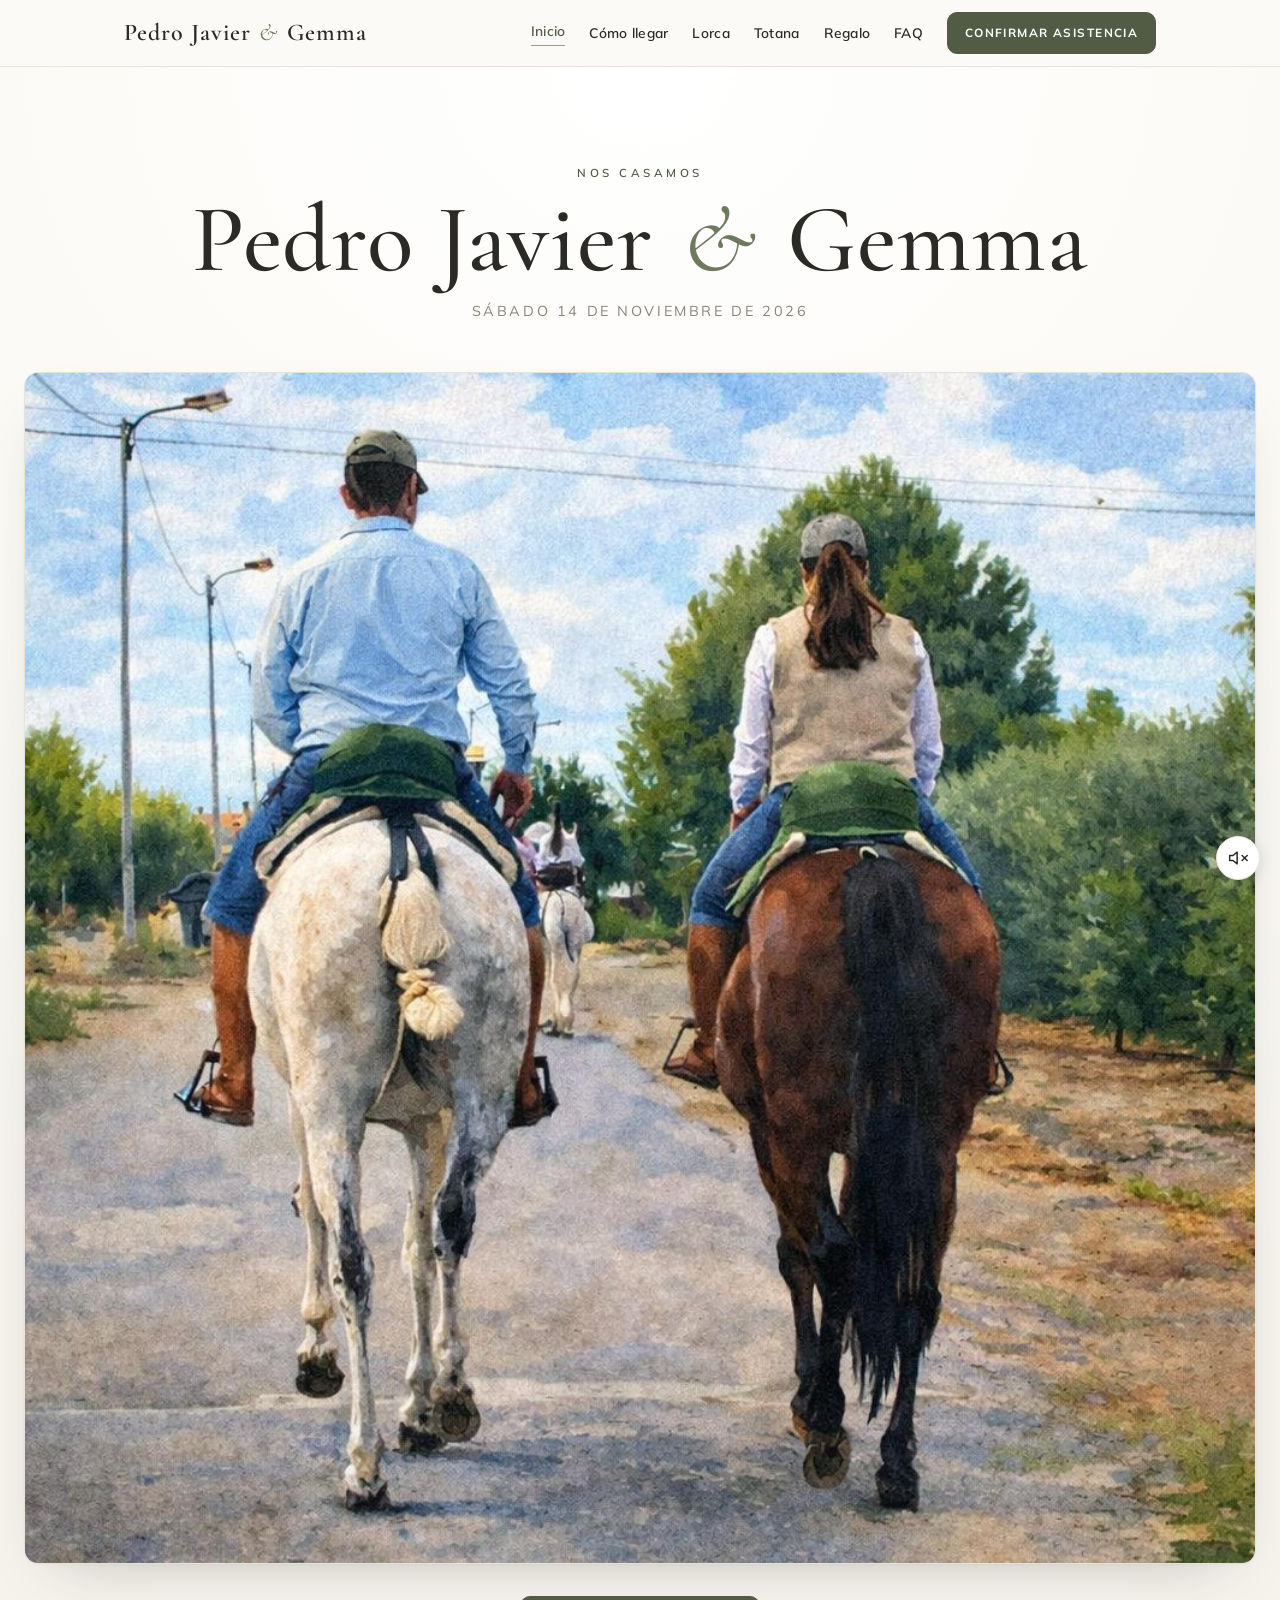
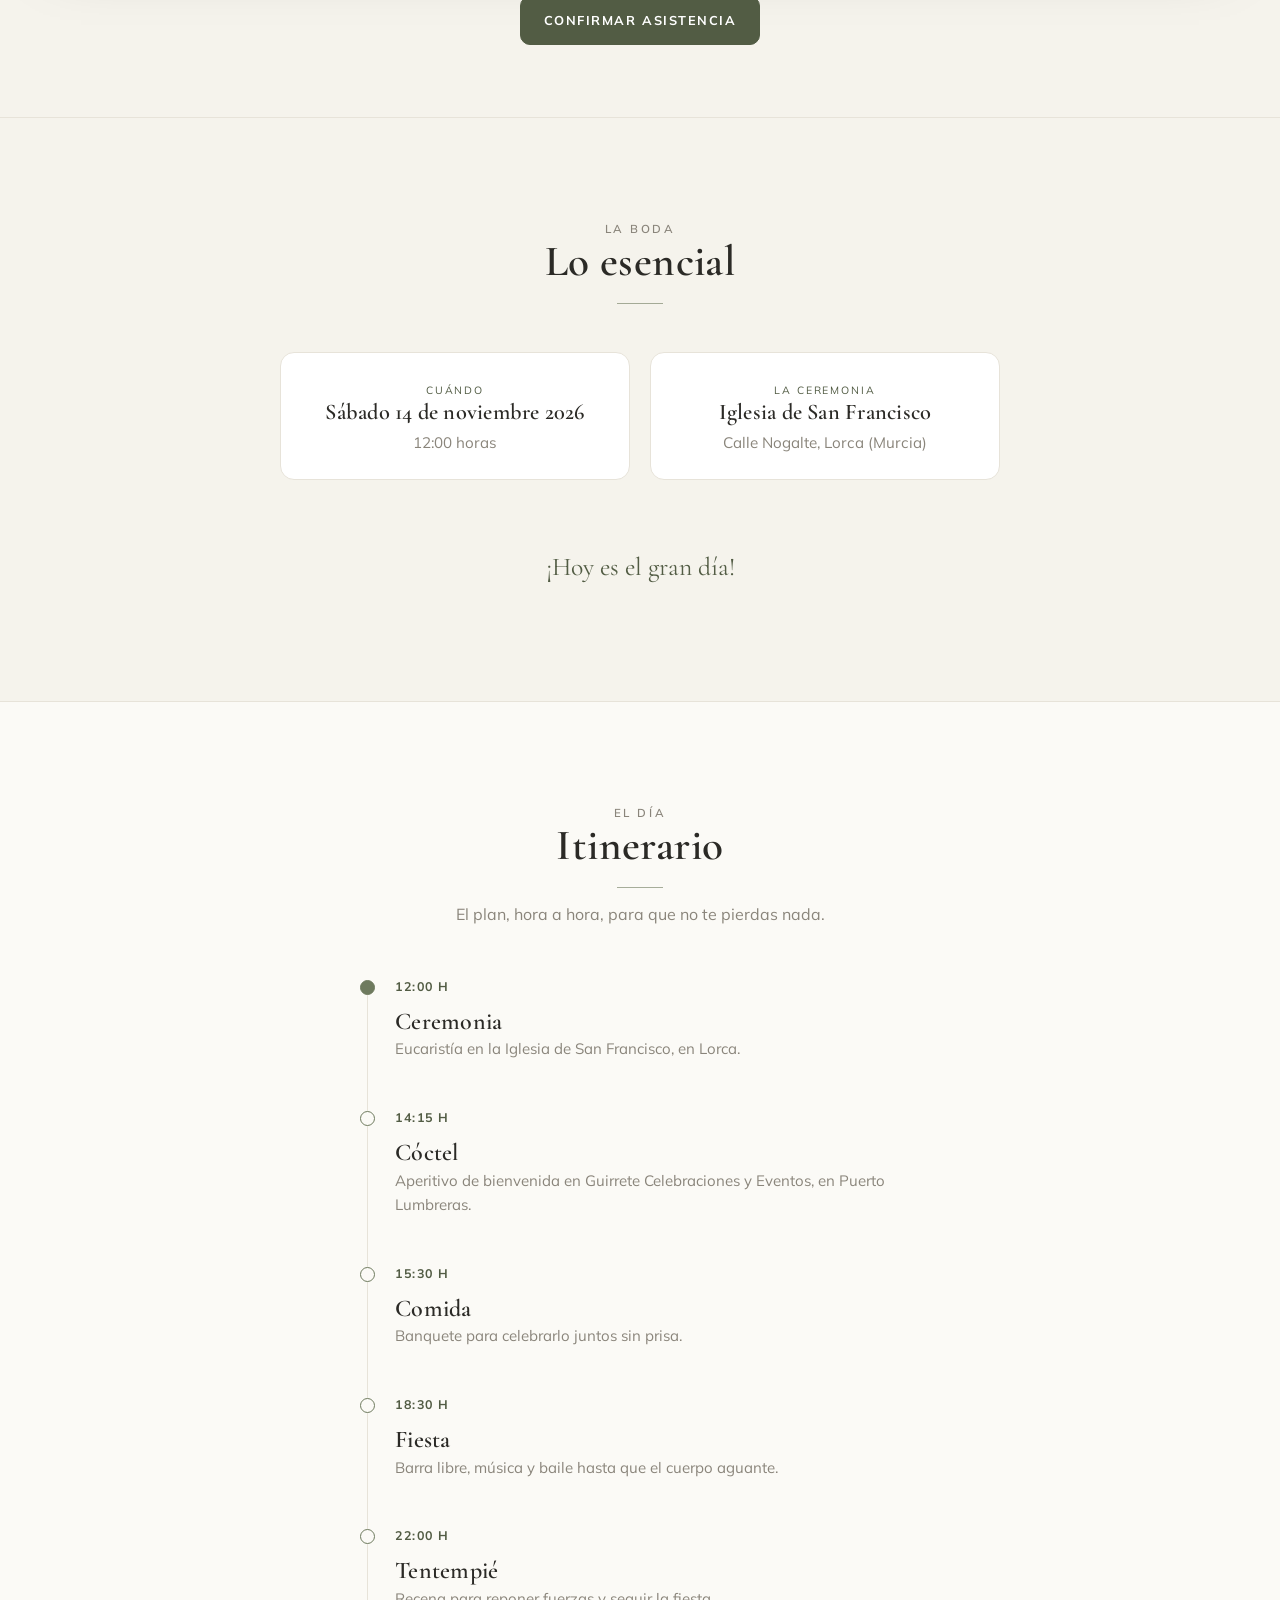
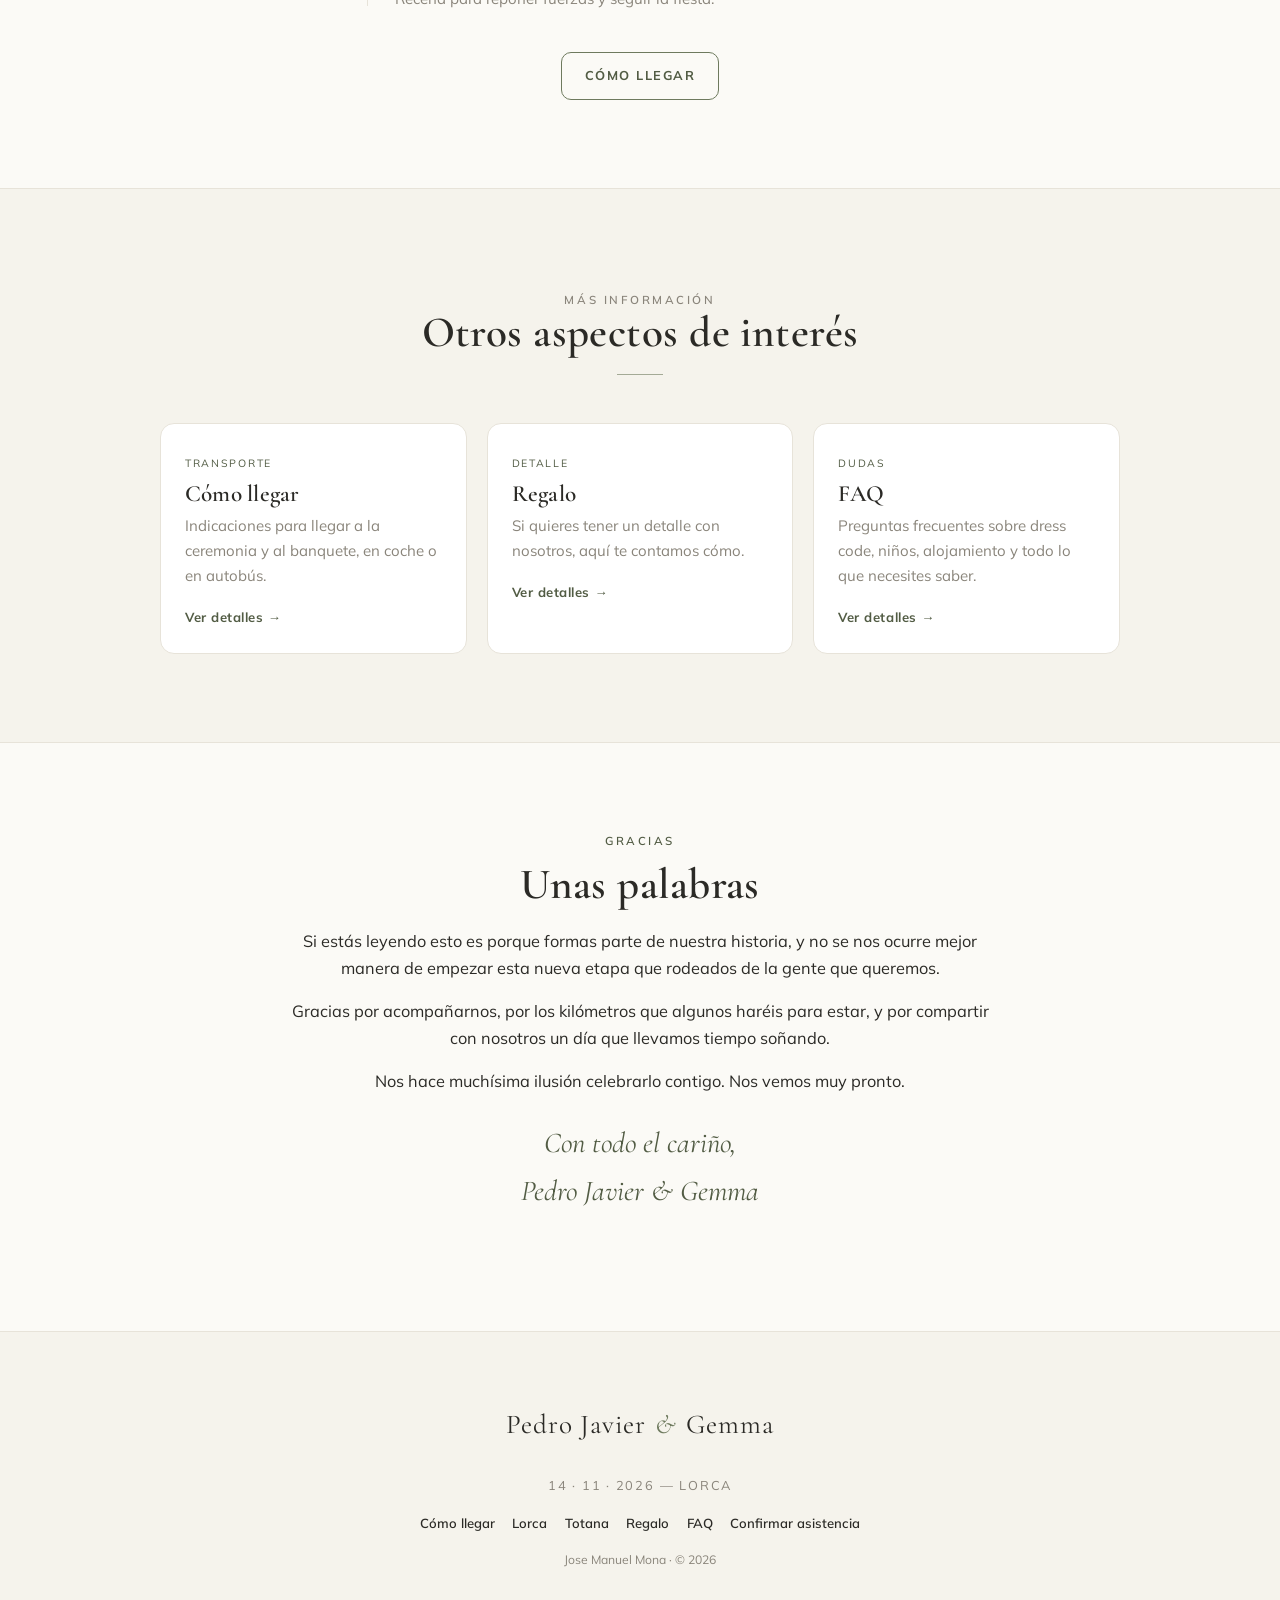
<file: index.html>
<!DOCTYPE html>
<html lang="es">
<head>
  <meta charset="UTF-8" />
  <meta name="viewport" content="width=device-width, initial-scale=1.0" />
  <title>Enlace de Pedro Javier &amp; Gemma</title>
  <meta name="description" content="Nos casamos. Toda la información de nuestra boda: fecha, lugar, itinerario y confirmación de asistencia." />
  <link rel="icon" type="image/svg+xml" href="img/favicon.svg" />
  <link rel="preconnect" href="https://fonts.googleapis.com">
  <link rel="preconnect" href="https://fonts.gstatic.com" crossorigin>
  <link href="https://fonts.googleapis.com/css2?family=Cormorant+Garamond:ital,wght@0,400;0,500;0,600;1,400&family=Mulish:wght@300;400;500;600;700&display=swap" rel="stylesheet">
  <link rel="stylesheet" href="css/estilos.css" />
</head>
<body>

  <!-- ===== NAV ===== -->
  <header class="nav">
    <div class="nav__inner container">
      <a class="nav__brand" href="index.html">Pedro Javier <span class="amp">&amp;</span> Gemma</a>
      <button class="nav__toggle" id="navToggle" aria-label="Abrir menú" aria-expanded="false">
        <span></span><span></span><span></span>
      </button>
      <nav class="nav__menu" id="navMenu" aria-label="Principal">
        <a href="index.html" class="is-active">Inicio</a>
        <a href="como-llegar.html">Cómo llegar</a>
        <a href="lorca.html">Lorca</a>
        <a href="totana.html">Totana</a>
        <a href="regalo.html">Regalo</a>
        <a href="faq.html">FAQ</a>
        <a class="btn btn--sm" href="confirmar-asistencia.html">Confirmar asistencia</a>
      </nav>
    </div>
  </header>

  <!-- ===== PORTADA ===== -->
  <section class="hero">
    <p class="eyebrow hero__eyebrow">Nos casamos</p>
    <h1 class="hero__names">Pedro Javier <span class="amp">&amp;</span> Gemma</h1>
    <p class="hero__date">Sábado 14 de noviembre de 2026</p>
    <div class="hero__photo">
      <!-- Sustituye por vuestra foto: guarda img/novios.jpg y cambia el src -->
      <img src="img/novios.jpg" alt="Los novios" />
    </div>
    <div style="margin-top: 2rem;">
      <a class="btn" href="confirmar-asistencia.html">Confirmar asistencia</a>
    </div>
  </section>

  <!-- ===== INFORMACIÓN BÁSICA + CUENTA ATRÁS ===== -->
  <section class="section section--tint" id="la-boda">
    <div class="container">
      <div class="section__head">
        <p class="eyebrow">La boda</p>
        <h2>Lo esencial</h2>
        <hr class="rule center" />
      </div>

      <div class="keyinfo">
        <div class="kcard">
          <p class="k-eyebrow">Cuándo</p>
          <h3 class="serif">Sábado 14 de noviembre 2026</h3>
          <p>12:00 horas</p>
        </div>
        <div class="kcard">
          <p class="k-eyebrow">La ceremonia</p>
          <h3 class="serif">Iglesia de San Francisco</h3>
          <p>Calle Nogalte, Lorca (Murcia)</p>
        </div>
      </div>

      <!-- Cuenta atrás · edita la fecha en data-date (formato AAAA-MM-DDTHH:MM:SS) -->
      <div id="countdown" class="countdown" data-date="2026-11-14T12:00:00" style="margin-top: 2.5rem;" aria-label="Cuenta atrás para la boda">
        <div class="cd__cell"><div class="cd__num" data-unit="dias">––</div><div class="cd__lbl">Días</div></div>
        <span class="cd__sep">·</span>
        <div class="cd__cell"><div class="cd__num" data-unit="horas">––</div><div class="cd__lbl">Horas</div></div>
        <span class="cd__sep">·</span>
        <div class="cd__cell"><div class="cd__num" data-unit="min">––</div><div class="cd__lbl">Minutos</div></div>
        <span class="cd__sep">·</span>
        <div class="cd__cell"><div class="cd__num" data-unit="seg">––</div><div class="cd__lbl">Segundos</div></div>
      </div>
    </div>
  </section>

  <!-- ===== ITINERARIO ===== -->
  <section class="section" id="itinerario">
    <div class="container">
      <div class="section__head">
        <p class="eyebrow">El día</p>
        <h2>Itinerario</h2>
        <hr class="rule center" />
        <p>El plan, hora a hora, para que no te pierdas nada.</p>
      </div>

      <div class="timeline">
        <div class="tl__item tl__item--tint">
          <p class="tl__time">12:00 h</p>
          <h3 class="tl__title">Ceremonia</h3>
          <p class="tl__desc">Eucaristía en la Iglesia de San Francisco, en Lorca.</p>
        </div>
        <div class="tl__item">
          <p class="tl__time">14:15 h</p>
          <h3 class="tl__title">Cóctel</h3>
          <p class="tl__desc">Aperitivo de bienvenida en Guirrete Celebraciones y Eventos, en Puerto Lumbreras.</p>
        </div>
        <div class="tl__item">
          <p class="tl__time">15:30 h</p>
          <h3 class="tl__title">Comida</h3>
          <p class="tl__desc">Banquete para celebrarlo juntos sin prisa.</p>
        </div>
        <div class="tl__item">
          <p class="tl__time">18:30 h</p>
          <h3 class="tl__title">Fiesta</h3>
          <p class="tl__desc">Barra libre, música y baile hasta que el cuerpo aguante.</p>
        </div>
        <div class="tl__item">
          <p class="tl__time">22:00 h</p>
          <h3 class="tl__title">Tentempié</h3>
          <p class="tl__desc">Recena para reponer fuerzas y seguir la fiesta.</p>
        </div>
      </div>

      <div style="text-align:center; margin-top: 2.5rem;">
        <a class="btn btn--outline" href="como-llegar.html">Cómo llegar</a>
      </div>
    </div>
  </section>

  <!-- ===== OTROS ASPECTOS DE INTERÉS ===== -->
  <section class="section section--tint" id="mas-info">
    <div class="container">
      <div class="section__head">
        <p class="eyebrow">Más información</p>
        <h2>Otros aspectos de interés</h2>
        <hr class="rule center" />
      </div>

      <div class="grid grid--3">
        <a href="como-llegar.html" class="card card--link">
          <span class="tag">Transporte</span>
          <h3 class="serif">Cómo llegar</h3>
          <p>Indicaciones para llegar a la ceremonia y al banquete, en coche o en autobús.</p>
          <span class="link">Ver detalles →</span>
        </a>
        <a href="regalo.html" class="card card--link">
          <span class="tag">Detalle</span>
          <h3 class="serif">Regalo</h3>
          <p>Si quieres tener un detalle con nosotros, aquí te contamos cómo.</p>
          <span class="link">Ver detalles →</span>
        </a>
        <a href="faq.html" class="card card--link">
          <span class="tag">Dudas</span>
          <h3 class="serif">FAQ</h3>
          <p>Preguntas frecuentes sobre dress code, niños, alojamiento y todo lo que necesites saber.</p>
          <span class="link">Ver detalles →</span>
        </a>
      </div>
    </div>
  </section>

  <!-- ===== AGRADECIMIENTO ===== -->
  <section class="section">
    <div class="container">
      <div class="thanks lead">
        <p class="eyebrow" style="text-align:center;">Gracias</p>
        <h2 class="serif" style="font-size: clamp(1.9rem,5vw,2.7rem); text-align:center; margin-bottom: 1.2rem;">Unas palabras</h2>
        <p>Si estás leyendo esto es porque formas parte de nuestra historia, y no se nos ocurre mejor manera de empezar esta nueva etapa que rodeados de la gente que queremos. </p>
        <p>Gracias por acompañarnos, por los kilómetros que algunos haréis para estar, y por compartir con nosotros un día que llevamos tiempo soñando.</p>
        <p>Nos hace muchísima ilusión celebrarlo contigo. Nos vemos muy pronto.</p>
        <p class="signature">Con todo el cariño,<br />Pedro Javier &amp; Gemma</p>
      </div>
    </div>
  </section>

  <!-- ===== PIE ===== -->
  <footer class="footer">
    <div class="container">
      <p class="fbrand">Pedro Javier <span class="amp">&amp;</span> Gemma</p>
      <p class="fdate">14 · 11 · 2026 — Lorca</p>
      <nav class="flinks" aria-label="Pie">
        <a href="como-llegar.html">Cómo llegar</a>
        <a href="lorca.html">Lorca</a>
        <a href="totana.html">Totana</a>
        <a href="regalo.html">Regalo</a>
        <a href="faq.html">FAQ</a>
        <a href="confirmar-asistencia.html">Confirmar asistencia</a>
      </nav>
      <p class="fnote">Jose Manuel Mona · &copy; <span data-year>2026</span></p>
    </div>
  </footer>

  <!-- ===== MÚSICA DE FONDO ===== -->
  <audio id="bgMusic" src="audio/song.mp3" loop preload="auto"></audio>
  <button class="music-toggle" id="musicToggle" aria-label="Activar música">
    <svg class="music-icon music-icon--off" viewBox="0 0 24 24" fill="none" stroke="currentColor" stroke-width="1.8" stroke-linecap="round" stroke-linejoin="round">
      <path d="M11 5L6 9H2v6h4l5 4V5z"/><line x1="23" y1="9" x2="17" y2="15"/><line x1="17" y1="9" x2="23" y2="15"/>
    </svg>
    <svg class="music-icon music-icon--on" viewBox="0 0 24 24" fill="none" stroke="currentColor" stroke-width="1.8" stroke-linecap="round" stroke-linejoin="round" style="display:none">
      <path d="M11 5L6 9H2v6h4l5 4V5z"/><path d="M19.07 4.93a10 10 0 0 1 0 14.14"/><path d="M15.54 8.46a5 5 0 0 1 0 7.07"/>
    </svg>
  </button>

  <script src="js/main.js"></script>
  <script src="js/song.js"></script>
</body>
</html>
</file>
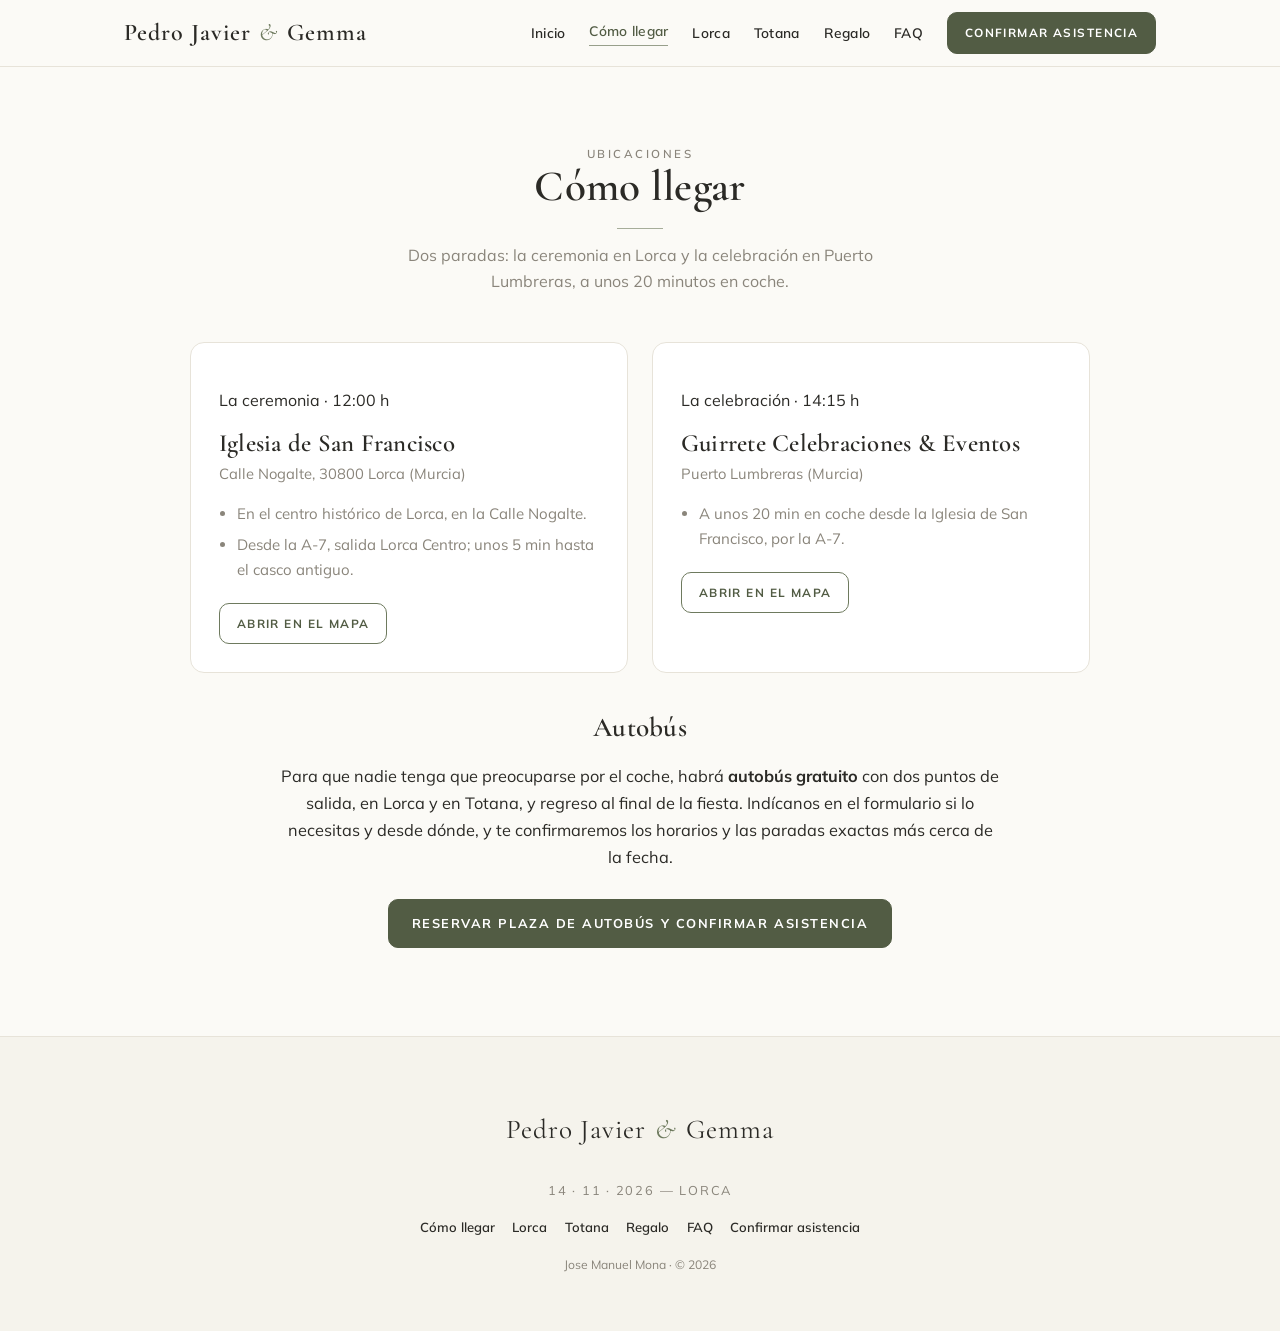
<file: como-llegar.html>
<!DOCTYPE html>
<html lang="es">
<head>
  <meta charset="UTF-8" />
  <meta name="viewport" content="width=device-width, initial-scale=1.0" />
  <title>Cómo llegar · PJ &amp; G</title>
  <meta name="description" content="Cómo llegar a la ceremonia y a la celebración, autobús y aparcamiento." />
  <link rel="icon" type="image/svg+xml" href="img/favicon.svg" />
  <link rel="preconnect" href="https://fonts.googleapis.com">
  <link rel="preconnect" href="https://fonts.gstatic.com" crossorigin>
  <link href="https://fonts.googleapis.com/css2?family=Cormorant+Garamond:ital,wght@0,400;0,500;0,600;1,400&family=Mulish:wght@300;400;500;600;700&display=swap" rel="stylesheet">
  <link rel="stylesheet" href="css/estilos.css" />
</head>
<body>

  <!-- ===== NAV ===== -->
  <header class="nav">
    <div class="nav__inner container">
      <a class="nav__brand" href="index.html">Pedro Javier <span class="amp">&amp;</span> Gemma</a>
      <button class="nav__toggle" id="navToggle" aria-label="Abrir menú" aria-expanded="false">
        <span></span><span></span><span></span>
      </button>
      <nav class="nav__menu" id="navMenu" aria-label="Principal">
        <a href="index.html">Inicio</a>
        <a href="como-llegar.html" class="is-active">Cómo llegar</a>
        <a href="lorca.html">Lorca</a>
        <a href="totana.html">Totana</a>
        <a href="regalo.html">Regalo</a>
        <a href="faq.html">FAQ</a>
        <a class="btn btn--sm" href="confirmar-asistencia.html">Confirmar asistencia</a>
      </nav>
    </div>
  </header>

  <main class="section page-top">
    <div class="container">
      <div class="section__head">
        <p class="eyebrow">Ubicaciones</p>
        <h2>Cómo llegar</h2>
        <hr class="rule center" />
        <p>Dos paradas: la ceremonia en Lorca y la celebración en Puerto Lumbreras, a unos 20 minutos en coche.</p>
      </div>

      <div class="places">
        <div class="place">
          <p class="tag">La ceremonia · 12:00 h</p>
          <h3 class="serif">Iglesia de San Francisco</h3>
          <p class="addr">Calle Nogalte, 30800 Lorca (Murcia)</p>
          <ul>
            <li>En el centro histórico de Lorca, en la Calle Nogalte.</li>
            <li>Desde la A-7, salida Lorca Centro; unos 5 min hasta el casco antiguo.</li>
          </ul>
          <a class="btn btn--outline btn--sm" href="https://maps.app.goo.gl/yZDq4THaQAjGmxzG7" target="_blank" rel="noopener">Abrir en el mapa</a>
        </div>

        <div class="place">
          <p class="tag">La celebración · 14:15 h</p>
          <h3 class="serif">Guirrete Celebraciones &amp; Eventos</h3>
          <p class="addr">Puerto Lumbreras (Murcia)</p>
          <ul>
            <li>A unos 20 min en coche desde la Iglesia de San Francisco, por la A-7.</li>
          </ul>
          <a class="btn btn--outline btn--sm" href="https://maps.app.goo.gl/yZmWmadgxe9n6xqg7" target="_blank" rel="noopener">Abrir en el mapa</a>
        </div>
      </div>

      <h3 class="subhead">Autobús</h3>
      <p class="lead" style="text-align:center;">
        Para que nadie tenga que preocuparse por el coche, habrá <strong>autobús gratuito</strong> con dos puntos de salida, en Lorca y en Totana, y regreso al final de la fiesta. Indícanos en el formulario si lo necesitas y desde dónde, y te confirmaremos los horarios y las paradas exactas más cerca de la fecha.
      </p>
      <div style="text-align:center; margin-top: 1.75rem;">
        <a class="btn" href="confirmar-asistencia.html">Reservar plaza de autobús y confirmar asistencia</a>
      </div>
    </div>
  </main>

  <!-- ===== PIE ===== -->
  <footer class="footer">
    <div class="container">
      <p class="fbrand">Pedro Javier <span class="amp">&amp;</span> Gemma</p>
      <p class="fdate">14 · 11 · 2026 — Lorca</p>
      <nav class="flinks" aria-label="Pie">
        <a href="como-llegar.html">Cómo llegar</a>
        <a href="lorca.html">Lorca</a>
        <a href="totana.html">Totana</a>
        <a href="regalo.html">Regalo</a>
        <a href="faq.html">FAQ</a>
        <a href="confirmar-asistencia.html">Confirmar asistencia</a>
      </nav>
      <p class="fnote">Jose Manuel Mona · &copy; <span data-year>2026</span></p>
    </div>
  </footer>

  <script src="js/main.js"></script>
</body>
</html>
</file>
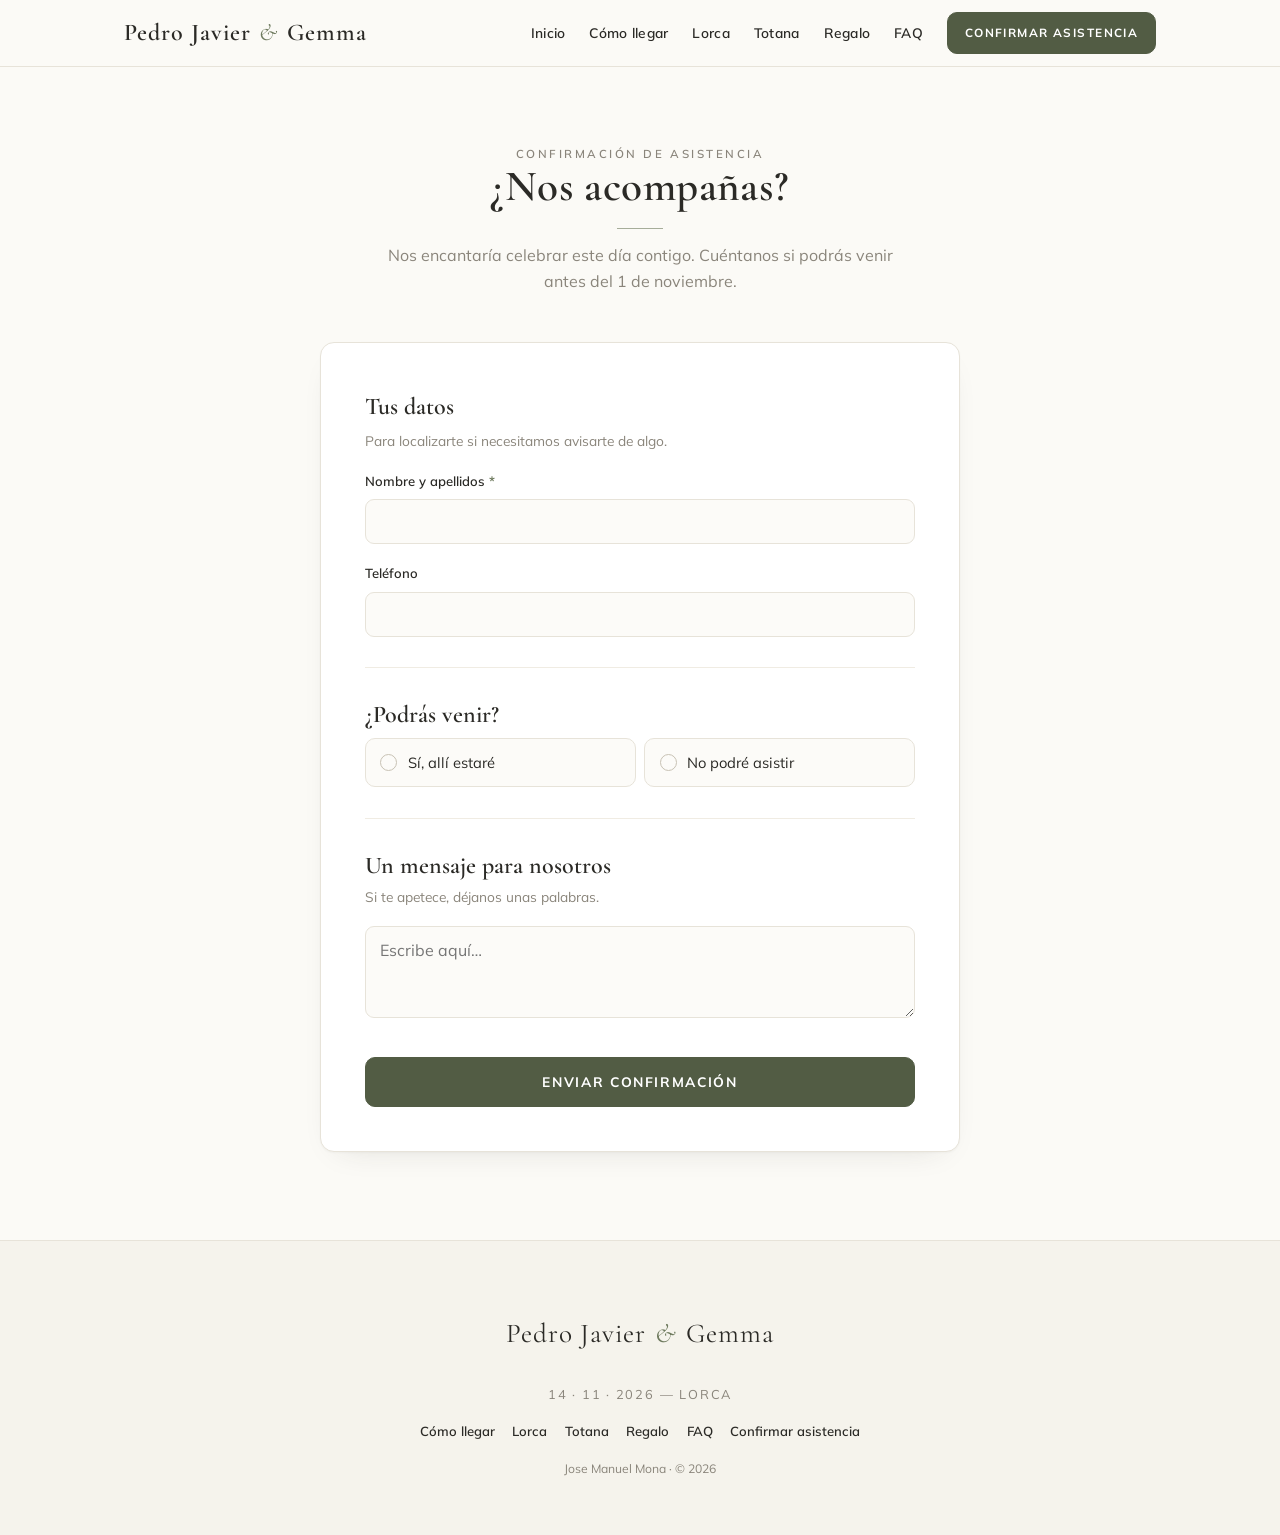
<file: confirmar-asistencia.html>
<!DOCTYPE html>
<html lang="es">
<head>
  <meta charset="UTF-8" />
  <meta name="viewport" content="width=device-width, initial-scale=1.0" />
  <title>Confirmar asistencia · PJ &amp; G</title>
  <meta name="description" content="Confirma tu asistencia a nuestra boda." />
  <link rel="icon" type="image/svg+xml" href="img/favicon.svg" />
  <link rel="preconnect" href="https://fonts.googleapis.com">
  <link rel="preconnect" href="https://fonts.gstatic.com" crossorigin>
  <link href="https://fonts.googleapis.com/css2?family=Cormorant+Garamond:ital,wght@0,400;0,500;0,600;1,400&family=Mulish:wght@300;400;500;600;700&display=swap" rel="stylesheet">
  <link rel="stylesheet" href="css/estilos.css" />
</head>
<body>

  <!-- ===== NAV ===== -->
  <header class="nav">
    <div class="nav__inner container">
      <a class="nav__brand" href="index.html">Pedro Javier <span class="amp">&amp;</span> Gemma</a>
      <button class="nav__toggle" id="navToggle" aria-label="Abrir menú" aria-expanded="false">
        <span></span><span></span><span></span>
      </button>
      <nav class="nav__menu" id="navMenu" aria-label="Principal">
        <a href="index.html">Inicio</a>
        <a href="como-llegar.html">Cómo llegar</a>
        <a href="lorca.html">Lorca</a>
        <a href="totana.html">Totana</a>
        <a href="regalo.html">Regalo</a>
        <a href="faq.html">FAQ</a>
        <a class="btn btn--sm" href="confirmar-asistencia.html">Confirmar asistencia</a>
      </nav>
    </div>
  </header>

  <main class="section page-top">
    <div class="container">
      <div class="section__head">
        <p class="eyebrow">Confirmación de asistencia</p>
        <h2>¿Nos acompañas?</h2>
        <hr class="rule center" />
        <p>Nos encantaría celebrar este día contigo. Cuéntanos si podrás venir antes del 1 de noviembre.</p>
      </div>

      <div class="form-wrap">
        <section class="card-form">
          <!-- ====== FORMULARIO ====== -->
          <form id="rsvp" novalidate>

            <fieldset>
              <legend>Tus datos</legend>
              <p class="group-note">Para localizarte si necesitamos avisarte de algo.</p>

              <div class="field">
                <label class="lbl" for="nombre">Nombre y apellidos <span class="req">*</span></label>
                <input type="text" id="nombre" name="nombre" autocomplete="name" required />
              </div>

              <div class="field">
                <label class="lbl" for="telefono">Teléfono</label>
                <input type="tel" id="telefono" name="telefono" autocomplete="tel" inputmode="tel" />
              </div>
            </fieldset>

            <hr class="divider" />

            <fieldset>
              <legend>¿Podrás venir?</legend>
              <div class="options row" role="radiogroup" aria-label="¿Podrás venir?">
                <label class="opt">
                  <input type="radio" name="asistencia" value="Si" required />
                  <span class="dot"></span><span>Sí, allí estaré</span>
                </label>
                <label class="opt">
                  <input type="radio" name="asistencia" value="No" />
                  <span class="dot"></span><span>No podré asistir</span>
                </label>
              </div>
            </fieldset>

            <div id="detalles" class="conditional" hidden>
              <hr class="divider" />
              <fieldset>
                <legend>Detalles</legend>

                <div class="field">
                  <label class="lbl" for="adultos">Número de comensales adultos que te acompañarán
                    <span class="hint">Sin contarte a ti.</span>
                  </label>
                  <select id="adultos" name="comensales_adultos">
                    <option value="" disabled selected>Selecciona…</option>
                    <option value="1">1</option>
                    <option value="2">2</option>
                    <option value="3">3</option>
                    <option value="4">4</option>
                    <option value="5">5</option>
                  </select>
                </div>

                <div class="field">
                  <label class="lbl" for="infantiles">Número de comensales infantiles que te acompañarán
                    <span class="hint">Opcional. Déjalo en blanco si no vienen niños.</span>
                  </label>
                  <select id="infantiles" name="comensales_infantiles">
                    <option value="" selected>—</option>
                    <option value="1">1</option>
                    <option value="2">2</option>
                    <option value="3">3</option>
                    <option value="4">4</option>
                    <option value="5">5</option>
                  </select>
                </div>

                <div class="field">
                  <label class="lbl" for="nombres">Nombres de tus acompañantes
                    <span class="hint">Si vienes acompañado/a, indícanos quiénes.</span>
                  </label>
                  <textarea id="nombres" name="nombres_acompanantes" placeholder="Ej.: Marta López, Daniel Ruiz"></textarea>
                </div>

                <div class="field">
                  <p class="lbl" style="margin-bottom:0.55rem;">¿Alergia o intolerancia alimentaria?
                    <span class="hint" style="font-weight:400;">Puedes marcar varias.</span>
                  </p>
                  <div class="options row" role="group" aria-label="Alergia o intolerancia alimentaria">
                    <label class="opt"><input type="checkbox" name="alergia_intolerancia" value="Ninguna" data-none checked /><span class="box" aria-hidden="true"><svg viewBox="0 0 12 12" fill="none"><path d="M2.4 6.2l2.3 2.3L9.6 3.4" stroke="currentColor" stroke-width="1.7" stroke-linecap="round" stroke-linejoin="round"/></svg></span><span>Ninguna</span></label>
                    <label class="opt"><input type="checkbox" name="alergia_intolerancia" value="Gluten/Celiaquía" /><span class="box" aria-hidden="true"><svg viewBox="0 0 12 12" fill="none"><path d="M2.4 6.2l2.3 2.3L9.6 3.4" stroke="currentColor" stroke-width="1.7" stroke-linecap="round" stroke-linejoin="round"/></svg></span><span>Gluten / celiaquía</span></label>
                    <label class="opt"><input type="checkbox" name="alergia_intolerancia" value="Lácteos" /><span class="box" aria-hidden="true"><svg viewBox="0 0 12 12" fill="none"><path d="M2.4 6.2l2.3 2.3L9.6 3.4" stroke="currentColor" stroke-width="1.7" stroke-linecap="round" stroke-linejoin="round"/></svg></span><span>Lácteos</span></label>
                    <label class="opt"><input type="checkbox" name="alergia_intolerancia" value="Lactosa" /><span class="box" aria-hidden="true"><svg viewBox="0 0 12 12" fill="none"><path d="M2.4 6.2l2.3 2.3L9.6 3.4" stroke="currentColor" stroke-width="1.7" stroke-linecap="round" stroke-linejoin="round"/></svg></span><span>Lactosa</span></label>
                    <label class="opt"><input type="checkbox" name="alergia_intolerancia" value="Huevo" /><span class="box" aria-hidden="true"><svg viewBox="0 0 12 12" fill="none"><path d="M2.4 6.2l2.3 2.3L9.6 3.4" stroke="currentColor" stroke-width="1.7" stroke-linecap="round" stroke-linejoin="round"/></svg></span><span>Huevo</span></label>
                    <label class="opt"><input type="checkbox" name="alergia_intolerancia" value="Frutos secos" /><span class="box" aria-hidden="true"><svg viewBox="0 0 12 12" fill="none"><path d="M2.4 6.2l2.3 2.3L9.6 3.4" stroke="currentColor" stroke-width="1.7" stroke-linecap="round" stroke-linejoin="round"/></svg></span><span>Frutos secos</span></label>
                    <label class="opt"><input type="checkbox" name="alergia_intolerancia" value="Mariscos/Crustáceos" /><span class="box" aria-hidden="true"><svg viewBox="0 0 12 12" fill="none"><path d="M2.4 6.2l2.3 2.3L9.6 3.4" stroke="currentColor" stroke-width="1.7" stroke-linecap="round" stroke-linejoin="round"/></svg></span><span>Mariscos / crustáceos</span></label>
                    <label class="opt"><input type="checkbox" name="alergia_intolerancia" value="Pescado" /><span class="box" aria-hidden="true"><svg viewBox="0 0 12 12" fill="none"><path d="M2.4 6.2l2.3 2.3L9.6 3.4" stroke="currentColor" stroke-width="1.7" stroke-linecap="round" stroke-linejoin="round"/></svg></span><span>Pescado</span></label>
                    <label class="opt"><input type="checkbox" name="alergia_intolerancia" value="Soja" /><span class="box" aria-hidden="true"><svg viewBox="0 0 12 12" fill="none"><path d="M2.4 6.2l2.3 2.3L9.6 3.4" stroke="currentColor" stroke-width="1.7" stroke-linecap="round" stroke-linejoin="round"/></svg></span><span>Soja</span></label>
                    <label class="opt"><input type="checkbox" name="alergia_intolerancia" value="Otro" /><span class="box" aria-hidden="true"><svg viewBox="0 0 12 12" fill="none"><path d="M2.4 6.2l2.3 2.3L9.6 3.4" stroke="currentColor" stroke-width="1.7" stroke-linecap="round" stroke-linejoin="round"/></svg></span><span>Otro</span></label>
                  </div>
                  <div id="alergia-contadores" class="alergia-contadores" hidden aria-live="polite"></div>
                </div>

                <div class="field">
                  <label class="lbl" for="observaciones">Observaciones</label>
                  <textarea id="observaciones" name="observaciones" placeholder="Ej.: dieta vegetariana, vegana, varias alergias, trona para bebé…"></textarea>
                </div>

                <div class="field">
                  <p class="lbl" style="margin-bottom:0.55rem;">¿Necesitaréis autobús?
                    <span class="hint" style="font-weight:400;">Habrá servicio de autobús desde Lorca y Totana.</span>
                  </p>
                  <div class="options" role="radiogroup" aria-label="¿Necesitaréis autobús?">
                    <label class="opt"><input type="radio" name="autobus" value="No" /><span class="dot"></span><span>No, iremos por nuestra cuenta</span></label>
                    <label class="opt"><input type="radio" name="autobus" value="Si, desde Lorca" /><span class="dot"></span><span>Sí, desde Lorca</span></label>
                    <label class="opt"><input type="radio" name="autobus" value="Si, desde Totana" /><span class="dot"></span><span>Sí, desde Totana</span></label>
                  </div>
                </div>

                <div class="field">
                  <label class="lbl" for="cancion">La canción que no puede faltar
                    <span class="hint">Tu tema imprescindible para la pista de baile.</span>
                  </label>
                  <input type="text" id="cancion" name="cancion" placeholder="Ej.: artista — título" />
                </div>
              </fieldset>
            </div>

            <hr class="divider" />

            <fieldset>
              <span class="group-label">Un mensaje para nosotros</span>
              <p class="group-note">Si te apetece, déjanos unas palabras.</p>
              <div class="field">
                <textarea id="mensaje" name="mensaje" placeholder="Escribe aquí…"></textarea>
              </div>
            </fieldset>

            <div class="actions">
              <button type="submit" class="submit" id="submitBtn">Enviar confirmación</button>
              <p class="form-error" id="formError">No hemos podido enviar tu confirmación. Revisa tu conexión e inténtalo de nuevo.</p>
            </div>
          </form>

          <!-- ====== ÉXITO ====== -->
          <div class="done" id="done" role="status" aria-live="polite">
            <div class="check" aria-hidden="true">
              <svg width="24" height="24" viewBox="0 0 24 24" fill="none">
                <path d="M5 12.5l4.5 4.5L19 7" stroke="currentColor" stroke-width="1.6" stroke-linecap="round" stroke-linejoin="round"/>
              </svg>
            </div>
            <h2 id="doneTitle">¡Confirmación recibida!</h2>
            <p id="doneText">Gracias, lo hemos apuntado. Nos vemos muy pronto.</p>
          </div>
        </section>
      </div>
    </div>
  </main>

  <!-- ===== PIE ===== -->
  <footer class="footer">
    <div class="container">
      <p class="fbrand">Pedro Javier <span class="amp">&amp;</span> Gemma</p>
      <p class="fdate">14 · 11 · 2026 — Lorca</p>
      <nav class="flinks" aria-label="Pie">
        <a href="como-llegar.html">Cómo llegar</a>
        <a href="lorca.html">Lorca</a>
        <a href="totana.html">Totana</a>
        <a href="regalo.html">Regalo</a>
        <a href="faq.html">FAQ</a>
        <a href="confirmar-asistencia.html">Confirmar asistencia</a>
      </nav>
      <p class="fnote">Jose Manuel Mona · &copy; <span data-year>2026</span></p>
    </div>
  </footer>

  <script src="js/main.js"></script>
  <script src="js/rsvp.js"></script>
</body>
</html>
</file>
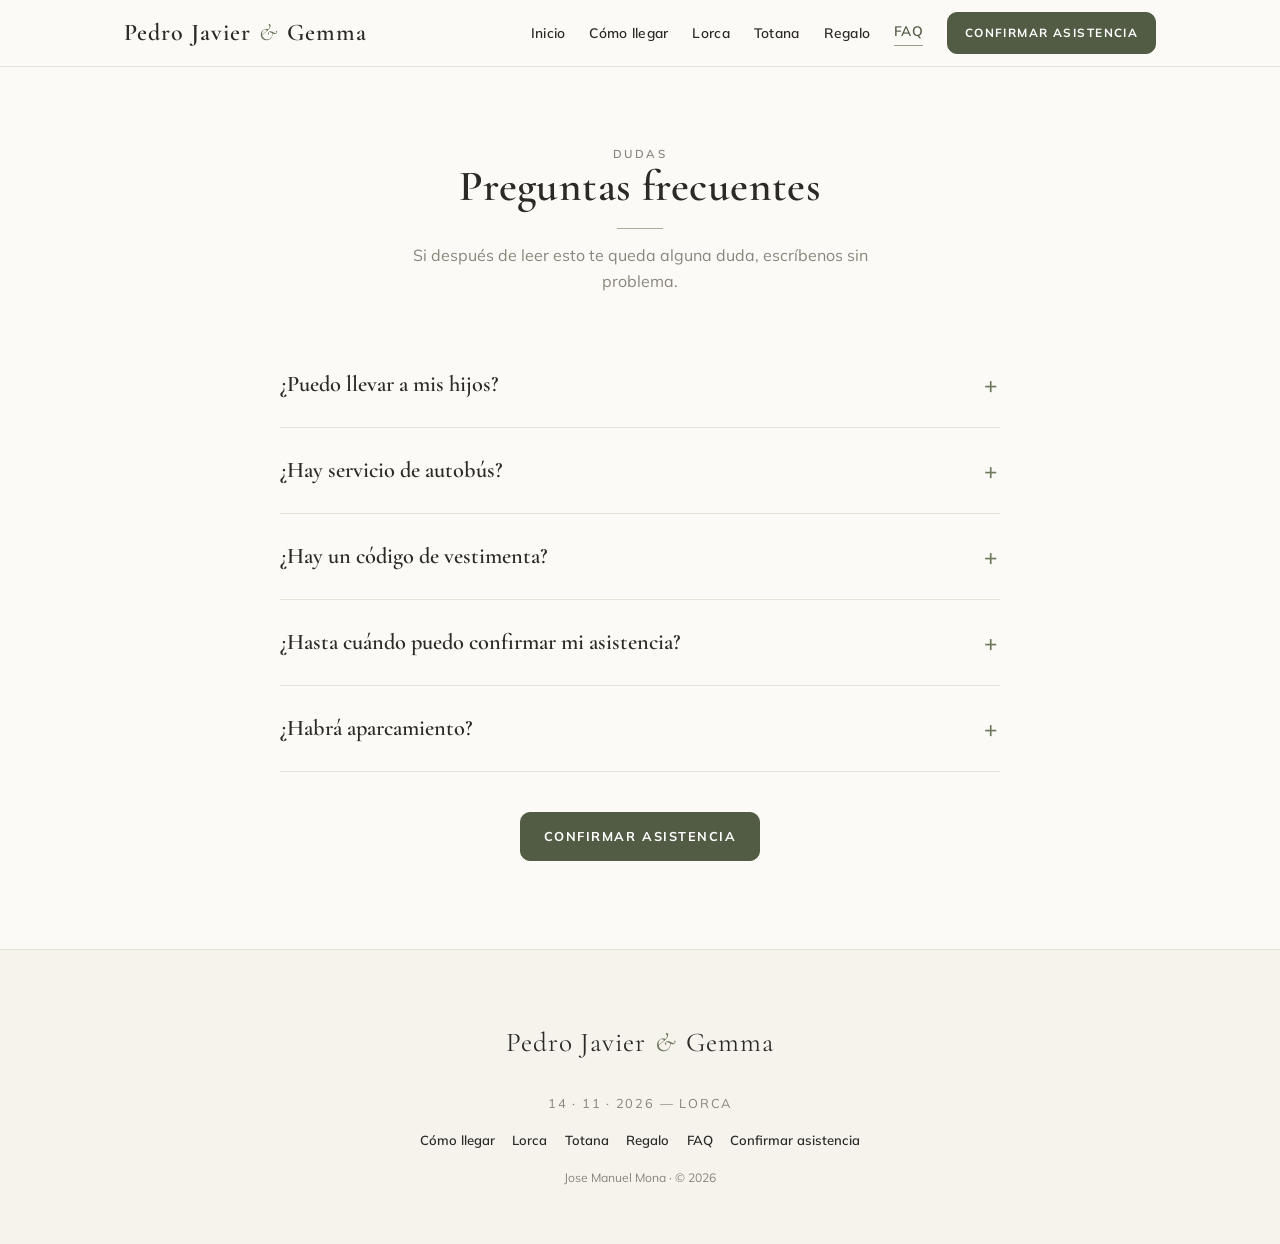
<file: faq.html>
<!DOCTYPE html>
<html lang="es">
<head>
  <meta charset="UTF-8" />
  <meta name="viewport" content="width=device-width, initial-scale=1.0" />
  <title>Preguntas frecuentes · PJ &amp; G</title>
  <meta name="description" content="Resolvemos las dudas más habituales sobre la boda." />
  <link rel="icon" type="image/svg+xml" href="img/favicon.svg" />
  <link rel="preconnect" href="https://fonts.googleapis.com">
  <link rel="preconnect" href="https://fonts.gstatic.com" crossorigin>
  <link href="https://fonts.googleapis.com/css2?family=Cormorant+Garamond:ital,wght@0,400;0,500;0,600;1,400&family=Mulish:wght@300;400;500;600;700&display=swap" rel="stylesheet">
  <link rel="stylesheet" href="css/estilos.css" />
</head>
<body>
  <!-- ===== NAV ===== -->
  <header class="nav">
    <div class="nav__inner container">
      <a class="nav__brand" href="index.html">Pedro Javier <span class="amp">&amp;</span> Gemma</a>
      <button class="nav__toggle" id="navToggle" aria-label="Abrir menú" aria-expanded="false">
        <span></span><span></span><span></span>
      </button>
      <nav class="nav__menu" id="navMenu" aria-label="Principal">
        <a href="index.html">Inicio</a>
        <a href="como-llegar.html">Cómo llegar</a>
        <a href="lorca.html">Lorca</a>
        <a href="totana.html">Totana</a>
        <a href="regalo.html">Regalo</a>
        <a href="faq.html" class="is-active">FAQ</a>
        <a class="btn btn--sm" href="confirmar-asistencia.html">Confirmar asistencia</a>
      </nav>
    </div>
  </header>

  <main class="section page-top">
    <div class="container">
      <div class="section__head">
        <p class="eyebrow">Dudas</p>
        <h2>Preguntas frecuentes</h2>
        <hr class="rule center" />
        <p>Si después de leer esto te queda alguna duda, escríbenos sin problema.</p>
      </div>

      <div class="faq">
        <details>
          <summary>¿Puedo llevar a mis hijos?</summary>
          <div class="answer">¡Por supuesto! Los niños son muy bienvenidos. Habrá menú infantil y un espacio pensado para ellos. Para organizarlo todo, indícanos cuántos vienen y sus necesidades en el formulario de confirmación. Si prefieres venir sin ellos y disfrutar de una noche de adultos, también lo entendemos perfectamente.</div>
        </details>
        <details>
          <summary>¿Hay servicio de autobús?</summary>
          <div class="answer">Sí. Habrá autobús gratuito con salida desde Lorca y desde Totana, y regreso al terminar la fiesta. Resérvalo en el formulario marcando desde dónde saldrás; los horarios y las paradas exactas los confirmaremos más cerca de la fecha.</div>
        </details>
        <details>
          <summary>¿Hay un código de vestimenta?</summary>
          <div class="answer">Etiqueta de boda, sin más formalidad de la cuenta. Ten en cuenta que parte de la celebración será al aire libre y que en Murcia suele ser cálido de día y más fresco al anochecer, así que una chaqueta pueden venir bien.</div>
        </details>
        <details>
          <summary>¿Hasta cuándo puedo confirmar mi asistencia?</summary>
          <div class="answer">Te agradecemos que nos lo digas antes del 1 de noviembre de 2026. Cuanto antes lo sepamos, mejor podremos organizarlo todo: sitios, menús y autobús.</div>
        </details>
        <details>
          <summary>¿Habrá aparcamiento?</summary>
          <div class="answer">El salón de celebraciones dispone de aparcamiento en sus inmediaciones. En Lorca, para la ceremonia, hay aparcamientos públicos cerca del centro. </div>
        </details>
      </div>

      <div style="text-align:center; margin-top: 2.5rem;">
        <a class="btn" href="confirmar-asistencia.html">Confirmar asistencia</a>
      </div>
    </div>
  </main>

  <!-- ===== PIE ===== -->
  <footer class="footer">
    <div class="container">
      <p class="fbrand">Pedro Javier <span class="amp">&amp;</span> Gemma</p>
      <p class="fdate">14 · 11 · 2026 — Lorca</p>
      <nav class="flinks" aria-label="Pie">
        <a href="como-llegar.html">Cómo llegar</a>
        <a href="lorca.html">Lorca</a>
        <a href="totana.html">Totana</a>
        <a href="regalo.html">Regalo</a>
        <a href="faq.html">FAQ</a>
        <a href="confirmar-asistencia.html">Confirmar asistencia</a>
      </nav>
      <p class="fnote">Jose Manuel Mona · &copy; <span data-year>2026</span></p>
    </div>
  </footer>

  <script src="js/main.js"></script>
</body>
</html>
</file>
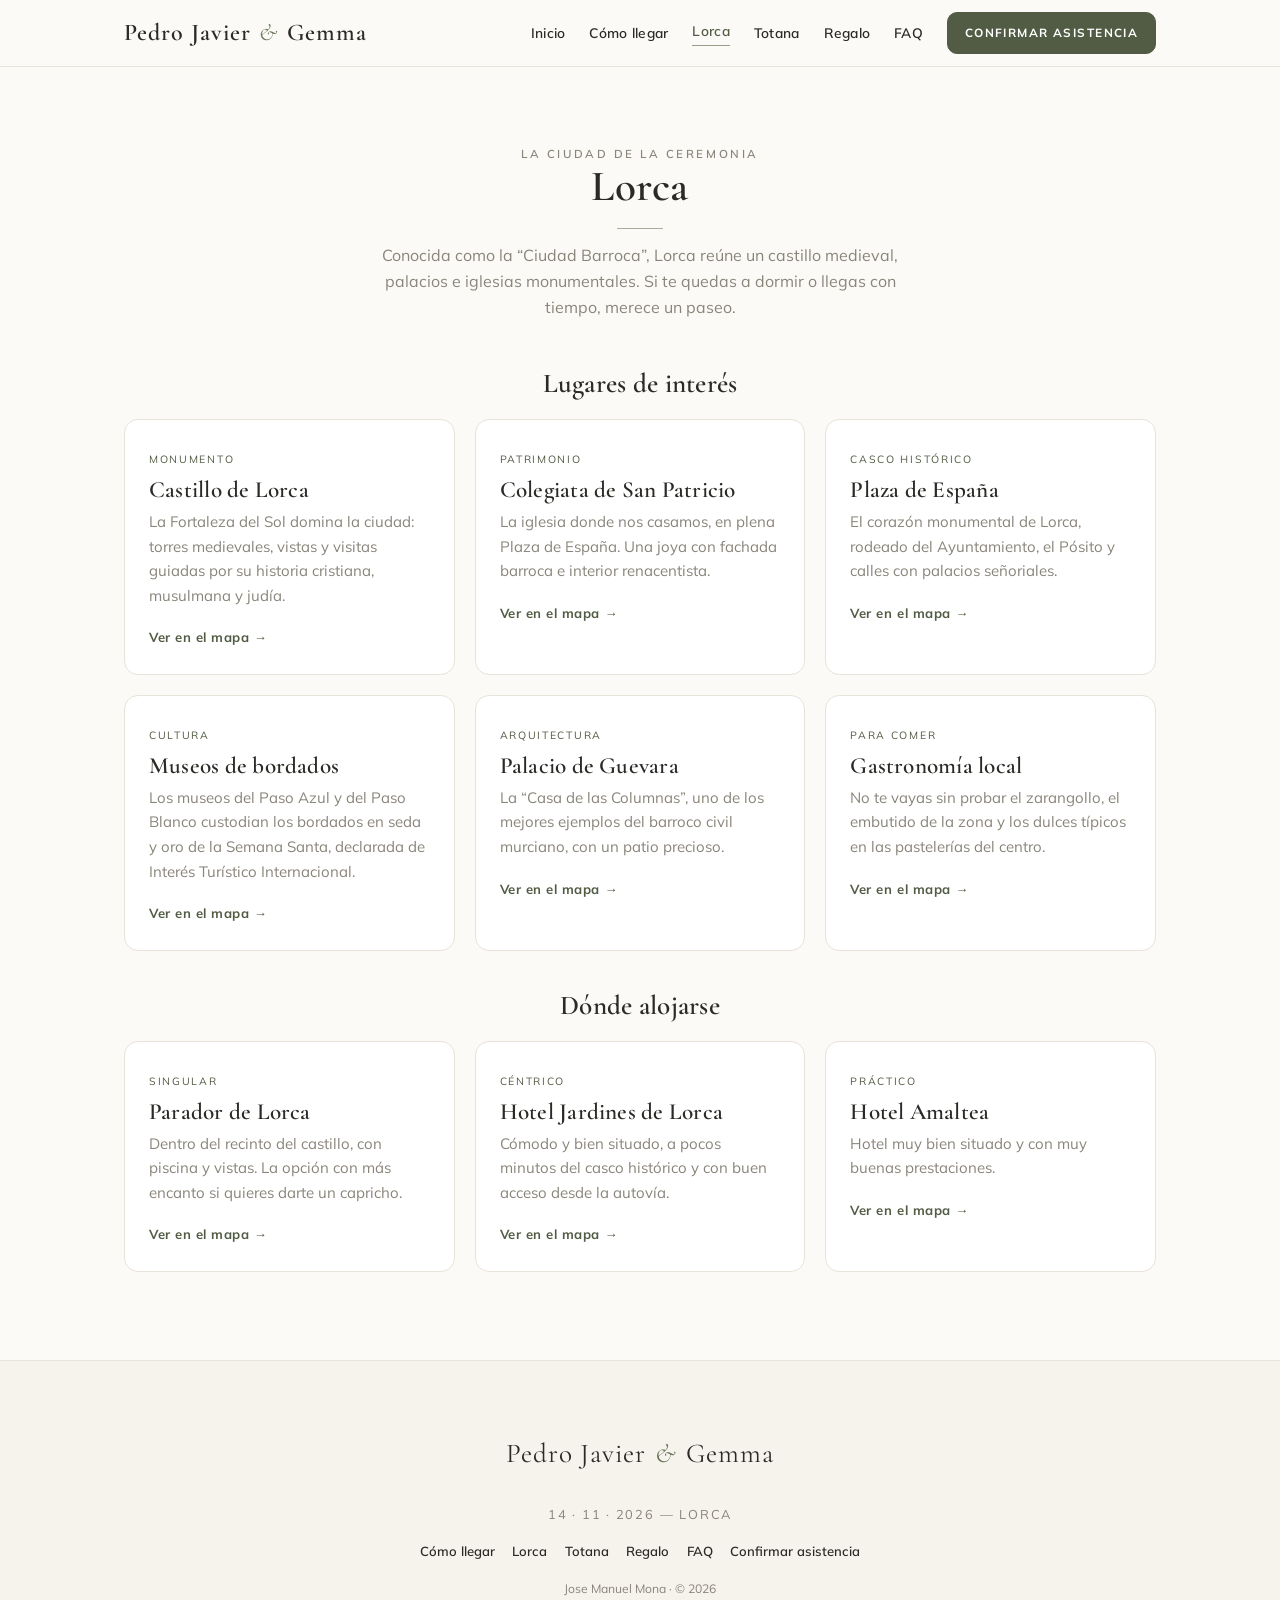
<file: lorca.html>
<!DOCTYPE html>
<html lang="es">
<head>
  <meta charset="UTF-8" />
  <meta name="viewport" content="width=device-width, initial-scale=1.0" />
  <title>Lorca · PJ &amp; G</title>
  <meta name="description" content="Qué ver y dónde alojarte en Lorca durante nuestra boda." />
  <link rel="icon" type="image/svg+xml" href="img/favicon.svg" />
  <link rel="preconnect" href="https://fonts.googleapis.com">
  <link rel="preconnect" href="https://fonts.gstatic.com" crossorigin>
  <link href="https://fonts.googleapis.com/css2?family=Cormorant+Garamond:ital,wght@0,400;0,500;0,600;1,400&family=Mulish:wght@300;400;500;600;700&display=swap" rel="stylesheet">
  <link rel="stylesheet" href="css/estilos.css" />
</head>
<body>

  <!-- ===== NAV ===== -->
  <header class="nav">
    <div class="nav__inner container">
      <a class="nav__brand" href="index.html">Pedro Javier <span class="amp">&amp;</span> Gemma</a>
      <button class="nav__toggle" id="navToggle" aria-label="Abrir menú" aria-expanded="false">
        <span></span><span></span><span></span>
      </button>
      <nav class="nav__menu" id="navMenu" aria-label="Principal">
        <a href="index.html">Inicio</a>
        <a href="como-llegar.html">Cómo llegar</a>
        <a href="lorca.html" class="is-active">Lorca</a>
        <a href="totana.html">Totana</a>
        <a href="regalo.html">Regalo</a>
        <a href="faq.html">FAQ</a>
        <a class="btn btn--sm" href="confirmar-asistencia.html">Confirmar asistencia</a>
      </nav>
    </div>
  </header>

  <main class="section page-top">
    <div class="container">
      <div class="section__head">
        <p class="eyebrow">La ciudad de la ceremonia</p>
        <h2>Lorca</h2>
        <hr class="rule center" />
        <p>Conocida como la “Ciudad Barroca”, Lorca reúne un castillo medieval, palacios e iglesias monumentales. Si te quedas a dormir o llegas con tiempo, merece un paseo.</p>
      </div>

      <h3 class="subhead">Lugares de interés</h3>
      <div class="grid">
        <article class="card">
          <span class="tag">Monumento</span>
          <h3 class="serif">Castillo de Lorca</h3>
          <p>La Fortaleza del Sol domina la ciudad: torres medievales, vistas y visitas guiadas por su historia cristiana, musulmana y judía.</p>
          <a class="link" href="https://www.google.com/maps/search/?api=1&query=Castillo+de+Lorca" target="_blank" rel="noopener">Ver en el mapa →</a>
        </article>
        <article class="card">
          <span class="tag">Patrimonio</span>
          <h3 class="serif">Colegiata de San Patricio</h3>
          <p>La iglesia donde nos casamos, en plena Plaza de España. Una joya con fachada barroca e interior renacentista.</p>
          <a class="link" href="https://www.google.com/maps/search/?api=1&query=Colegiata+de+San+Patricio+Lorca" target="_blank" rel="noopener">Ver en el mapa →</a>
        </article>
        <article class="card">
          <span class="tag">Casco histórico</span>
          <h3 class="serif">Plaza de España</h3>
          <p>El corazón monumental de Lorca, rodeado del Ayuntamiento, el Pósito y calles con palacios señoriales.</p>
          <a class="link" href="https://www.google.com/maps/search/?api=1&query=Plaza+de+España+Lorca" target="_blank" rel="noopener">Ver en el mapa →</a>
        </article>
        <article class="card">
          <span class="tag">Cultura</span>
          <h3 class="serif">Museos de bordados</h3>
          <p>Los museos del Paso Azul y del Paso Blanco custodian los bordados en seda y oro de la Semana Santa, declarada de Interés Turístico Internacional.</p>
          <a class="link" href="https://www.google.com/maps/search/?api=1&query=Museo+bordados+Lorca" target="_blank" rel="noopener">Ver en el mapa →</a>
        </article>
        <article class="card">
          <span class="tag">Arquitectura</span>
          <h3 class="serif">Palacio de Guevara</h3>
          <p>La “Casa de las Columnas”, uno de los mejores ejemplos del barroco civil murciano, con un patio precioso.</p>
          <a class="link" href="https://www.google.com/maps/search/?api=1&query=Palacio+de+Guevara+Lorca" target="_blank" rel="noopener">Ver en el mapa →</a>
        </article>
        <article class="card">
          <span class="tag">Para comer</span>
          <h3 class="serif">Gastronomía local</h3>
          <p>No te vayas sin probar el zarangollo, el embutido de la zona y los dulces típicos en las pastelerías del centro.</p>
          <a class="link" href="https://www.google.com/maps/search/?api=1&query=restaurantes+centro+Lorca" target="_blank" rel="noopener">Ver en el mapa →</a>
        </article>
      </div>

      <h3 class="subhead">Dónde alojarse</h3>
      <div class="grid">
        <article class="card">
          <span class="tag">Singular</span>
          <h3 class="serif">Parador de Lorca</h3>
          <p>Dentro del recinto del castillo, con piscina y vistas. La opción con más encanto si quieres darte un capricho.</p>
          <a class="link" href="https://www.google.com/maps/search/?api=1&query=Parador+de+Lorca" target="_blank" rel="noopener">Ver en el mapa →</a>
        </article>
        <article class="card">
          <span class="tag">Céntrico</span>
          <h3 class="serif">Hotel Jardines de Lorca</h3>
          <p>Cómodo y bien situado, a pocos minutos del casco histórico y con buen acceso desde la autovía.</p>
          <a class="link" href="https://www.google.com/maps/search/?api=1&query=Hotel+Jardines+de+Lorca" target="_blank" rel="noopener">Ver en el mapa →</a>
        </article>
        <article class="card">
          <span class="tag">Práctico</span>
          <h3 class="serif">Hotel Amaltea</h3>
          <p>Hotel muy bien situado y con muy buenas prestaciones.</p>
          <a class="link" href="https://maps.app.goo.gl/s52QZiZwF6AayLSa8" target="_blank" rel="noopener">Ver en el mapa →</a>
        </article>
      </div>
    </div>
  </main>

  <!-- ===== PIE ===== -->
  <footer class="footer">
    <div class="container">
      <p class="fbrand">Pedro Javier <span class="amp">&amp;</span> Gemma</p>
      <p class="fdate">14 · 11 · 2026 — Lorca</p>
      <nav class="flinks" aria-label="Pie">
        <a href="como-llegar.html">Cómo llegar</a>
        <a href="lorca.html">Lorca</a>
        <a href="totana.html">Totana</a>
        <a href="regalo.html">Regalo</a>
        <a href="faq.html">FAQ</a>
        <a href="confirmar-asistencia.html">Confirmar asistencia</a>
      </nav>
      <p class="fnote">Jose Manuel Mona · &copy; <span data-year>2026</span></p>
    </div>
  </footer>

  <script src="js/main.js"></script>
</body>
</html>
</file>
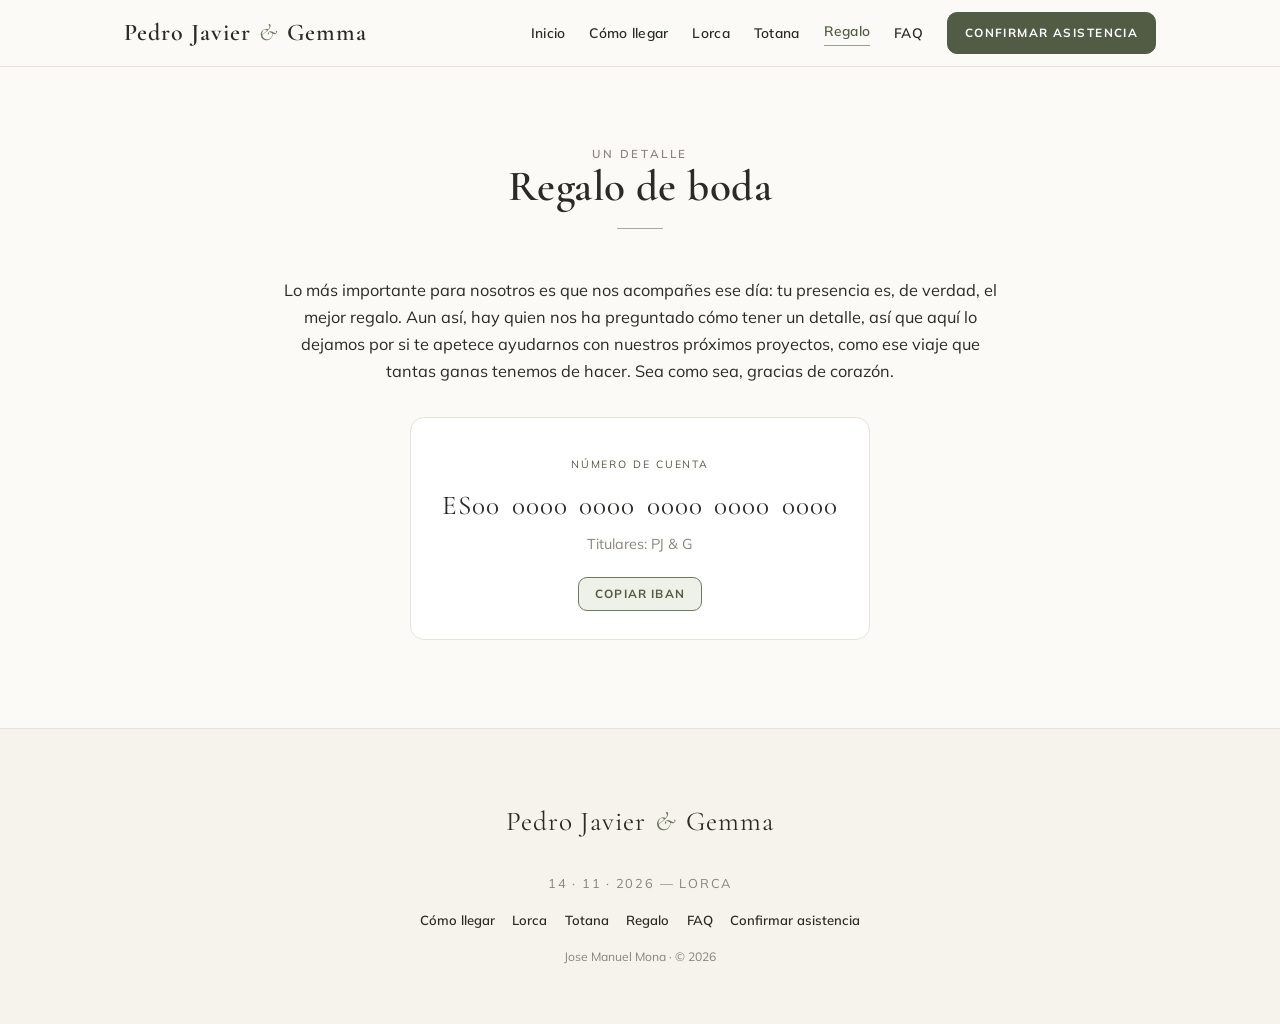
<file: regalo.html>
<!DOCTYPE html>
<html lang="es">
<head>
  <meta charset="UTF-8" />
  <meta name="viewport" content="width=device-width, initial-scale=1.0" />
  <title>Regalo · PJ &amp; G</title>
  <meta name="description" content="Si quieres tener un detalle con nosotros." />
  <link rel="icon" type="image/svg+xml" href="img/favicon.svg" />
  <link rel="preconnect" href="https://fonts.googleapis.com">
  <link rel="preconnect" href="https://fonts.gstatic.com" crossorigin>
  <link href="https://fonts.googleapis.com/css2?family=Cormorant+Garamond:ital,wght@0,400;0,500;0,600;1,400&family=Mulish:wght@300;400;500;600;700&display=swap" rel="stylesheet">
  <link rel="stylesheet" href="css/estilos.css" />
</head>
<body>

  <!-- ===== NAV ===== -->
  <header class="nav">
    <div class="nav__inner container">
      <a class="nav__brand" href="index.html">Pedro Javier <span class="amp">&amp;</span> Gemma</a>
      <button class="nav__toggle" id="navToggle" aria-label="Abrir menú" aria-expanded="false">
        <span></span><span></span><span></span>
      </button>
      <nav class="nav__menu" id="navMenu" aria-label="Principal">
        <a href="index.html">Inicio</a>
        <a href="como-llegar.html">Cómo llegar</a>
        <a href="lorca.html">Lorca</a>
        <a href="totana.html">Totana</a>
        <a href="regalo.html" class="is-active">Regalo</a>
        <a href="faq.html">FAQ</a>
        <a class="btn btn--sm" href="confirmar-asistencia.html">Confirmar asistencia</a>
      </nav>
    </div>
  </header>

  <main class="section page-top">
    <div class="container">
      <div class="section__head">
        <p class="eyebrow">Un detalle</p>
        <h2>Regalo de boda</h2>
        <hr class="rule center" />
      </div>

      <div class="gift">
        <p class="lead">
          Lo más importante para nosotros es que nos acompañes ese día: tu presencia es, de verdad, el mejor regalo. Aun así, hay quien nos ha preguntado cómo tener un detalle, así que aquí lo dejamos por si te apetece ayudarnos con nuestros próximos proyectos, como ese viaje que tantas ganas tenemos de hacer. Sea como sea, gracias de corazón.
        </p>

        <div class="account">
          <p class="k-eyebrow">Número de cuenta</p>
          <p class="iban" id="iban">ES00 0000 0000 0000 0000 0000</p>
          <p class="holder">Titulares: PJ &amp; G</p>
          <button class="copybtn" data-copy="ES00 0000 0000 0000 0000 0000">Copiar IBAN</button>
        </div>
      </div>
    </div>
  </main>

  <!-- ===== PIE ===== -->
  <footer class="footer">
    <div class="container">
      <p class="fbrand">Pedro Javier <span class="amp">&amp;</span> Gemma</p>
      <p class="fdate">14 · 11 · 2026 — Lorca</p>
      <nav class="flinks" aria-label="Pie">
        <a href="como-llegar.html">Cómo llegar</a>
        <a href="lorca.html">Lorca</a>
        <a href="totana.html">Totana</a>
        <a href="regalo.html">Regalo</a>
        <a href="faq.html">FAQ</a>
        <a href="confirmar-asistencia.html">Confirmar asistencia</a>
      </nav>
      <p class="fnote">Jose Manuel Mona · &copy; <span data-year>2026</span></p>
    </div>
  </footer>

  <script src="js/main.js"></script>
</body>
</html>
</file>
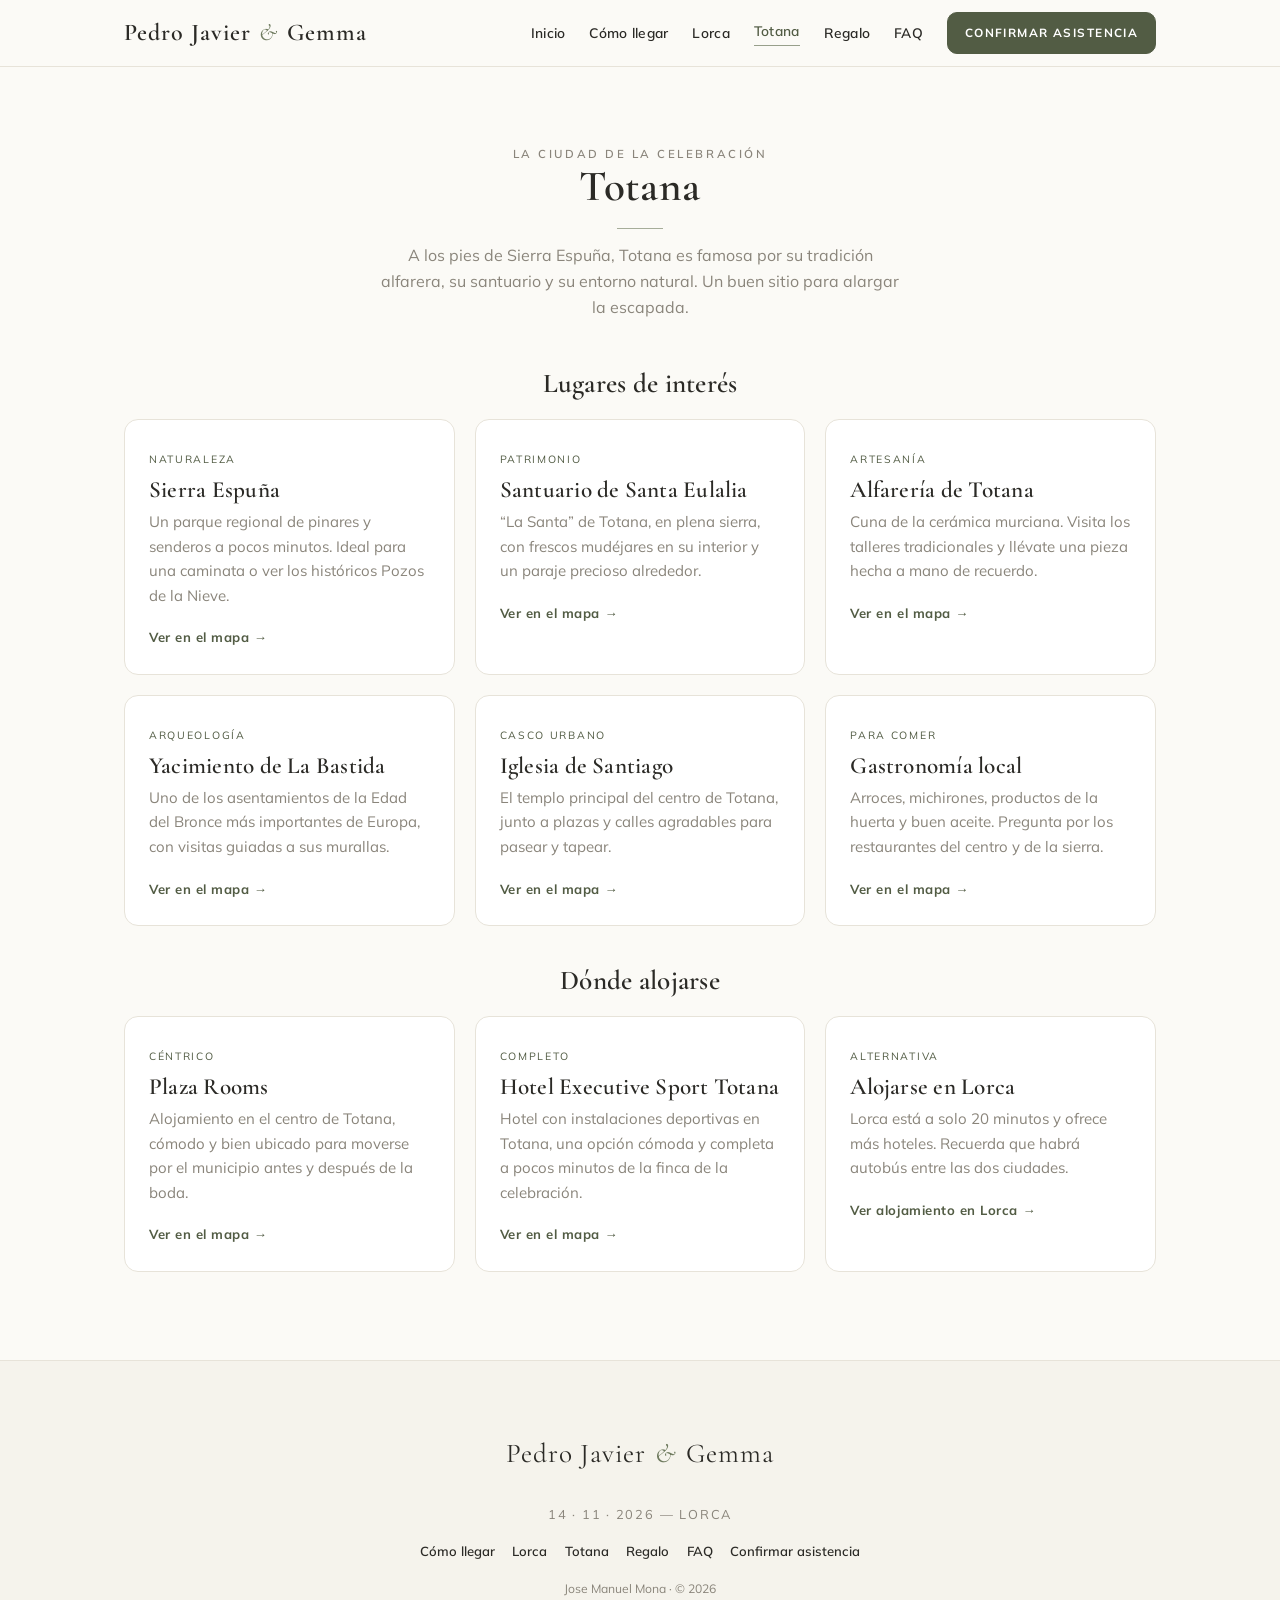
<file: totana.html>
<!DOCTYPE html>
<html lang="es">
<head>
  <meta charset="UTF-8" />
  <meta name="viewport" content="width=device-width, initial-scale=1.0" />
  <title>Totana · PJ &amp; G</title>
  <meta name="description" content="Qué ver y dónde alojarte en Totana durante nuestra boda." />
  <link rel="icon" type="image/svg+xml" href="img/favicon.svg" />
  <link rel="preconnect" href="https://fonts.googleapis.com">
  <link rel="preconnect" href="https://fonts.gstatic.com" crossorigin>
  <link href="https://fonts.googleapis.com/css2?family=Cormorant+Garamond:ital,wght@0,400;0,500;0,600;1,400&family=Mulish:wght@300;400;500;600;700&display=swap" rel="stylesheet">
  <link rel="stylesheet" href="css/estilos.css" />
</head>
<body>

  <!-- ===== NAV ===== -->
  <header class="nav">
    <div class="nav__inner container">
      <a class="nav__brand" href="index.html">Pedro Javier <span class="amp">&amp;</span> Gemma</a>
      <button class="nav__toggle" id="navToggle" aria-label="Abrir menú" aria-expanded="false">
        <span></span><span></span><span></span>
      </button>
      <nav class="nav__menu" id="navMenu" aria-label="Principal">
        <a href="index.html">Inicio</a>
        <a href="como-llegar.html">Cómo llegar</a>
        <a href="lorca.html">Lorca</a>
        <a href="totana.html" class="is-active">Totana</a>
        <a href="regalo.html">Regalo</a>
        <a href="faq.html">FAQ</a>
        <a class="btn btn--sm" href="confirmar-asistencia.html">Confirmar asistencia</a>
      </nav>
    </div>
  </header>

  <main class="section page-top">
    <div class="container">
      <div class="section__head">
        <p class="eyebrow">La ciudad de la celebración</p>
        <h2>Totana</h2>
        <hr class="rule center" />
        <p>A los pies de Sierra Espuña, Totana es famosa por su tradición alfarera, su santuario y su entorno natural. Un buen sitio para alargar la escapada.</p>
      </div>

      <h3 class="subhead">Lugares de interés</h3>
      <div class="grid">
        <article class="card">
          <span class="tag">Naturaleza</span>
          <h3 class="serif">Sierra Espuña</h3>
          <p>Un parque regional de pinares y senderos a pocos minutos. Ideal para una caminata o ver los históricos Pozos de la Nieve.</p>
          <a class="link" href="https://www.google.com/maps/search/?api=1&query=Sierra+Espuña" target="_blank" rel="noopener">Ver en el mapa →</a>
        </article>
        <article class="card">
          <span class="tag">Patrimonio</span>
          <h3 class="serif">Santuario de Santa Eulalia</h3>
          <p>“La Santa” de Totana, en plena sierra, con frescos mudéjares en su interior y un paraje precioso alrededor.</p>
          <a class="link" href="https://www.google.com/maps/search/?api=1&query=Santuario+Santa+Eulalia+Totana" target="_blank" rel="noopener">Ver en el mapa →</a>
        </article>
        <article class="card">
          <span class="tag">Artesanía</span>
          <h3 class="serif">Alfarería de Totana</h3>
          <p>Cuna de la cerámica murciana. Visita los talleres tradicionales y llévate una pieza hecha a mano de recuerdo.</p>
          <a class="link" href="https://www.google.com/maps/search/?api=1&query=Alfarería+Totana" target="_blank" rel="noopener">Ver en el mapa →</a>
        </article>
        <article class="card">
          <span class="tag">Arqueología</span>
          <h3 class="serif">Yacimiento de La Bastida</h3>
          <p>Uno de los asentamientos de la Edad del Bronce más importantes de Europa, con visitas guiadas a sus murallas.</p>
          <a class="link" href="https://www.google.com/maps/search/?api=1&query=La+Bastida+Totana" target="_blank" rel="noopener">Ver en el mapa →</a>
        </article>
        <article class="card">
          <span class="tag">Casco urbano</span>
          <h3 class="serif">Iglesia de Santiago</h3>
          <p>El templo principal del centro de Totana, junto a plazas y calles agradables para pasear y tapear.</p>
          <a class="link" href="https://www.google.com/maps/search/?api=1&query=Iglesia+de+Santiago+Totana" target="_blank" rel="noopener">Ver en el mapa →</a>
        </article>
        <article class="card">
          <span class="tag">Para comer</span>
          <h3 class="serif">Gastronomía local</h3>
          <p>Arroces, michirones, productos de la huerta y buen aceite. Pregunta por los restaurantes del centro y de la sierra.</p>
          <a class="link" href="https://www.google.com/maps/search/?api=1&query=restaurantes+Totana" target="_blank" rel="noopener">Ver en el mapa →</a>
        </article>
      </div>

      <h3 class="subhead">Dónde alojarse</h3>
      <div class="grid">
        <article class="card">
          <span class="tag">Céntrico</span>
          <h3 class="serif">Plaza Rooms</h3>
          <p>Alojamiento en el centro de Totana, cómodo y bien ubicado para moverse por el municipio antes y después de la boda.</p>
          <a class="link" href="https://maps.app.goo.gl/xhVZgNLvxr8qybJz7" target="_blank" rel="noopener">Ver en el mapa →</a>
        </article>
        <article class="card">
          <span class="tag">Completo</span>
          <h3 class="serif">Hotel Executive Sport Totana</h3>
          <p>Hotel con instalaciones deportivas en Totana, una opción cómoda y completa a pocos minutos de la finca de la celebración.</p>
          <a class="link" href="https://maps.app.goo.gl/jyrCWYsenYa96tEX7" target="_blank" rel="noopener">Ver en el mapa →</a>
        </article>
        <article class="card">
          <span class="tag">Alternativa</span>
          <h3 class="serif">Alojarse en Lorca</h3>
          <p>Lorca está a solo 20 minutos y ofrece más hoteles. Recuerda que habrá autobús entre las dos ciudades.</p>
          <a class="link" href="lorca.html">Ver alojamiento en Lorca →</a>
        </article>
      </div>
    </div>
  </main>

  <!-- ===== PIE ===== -->
  <footer class="footer">
    <div class="container">
      <p class="fbrand">Pedro Javier <span class="amp">&amp;</span> Gemma</p>
      <p class="fdate">14 · 11 · 2026 — Lorca</p>
      <nav class="flinks" aria-label="Pie">
        <a href="como-llegar.html">Cómo llegar</a>
        <a href="lorca.html">Lorca</a>
        <a href="totana.html">Totana</a>
        <a href="regalo.html">Regalo</a>
        <a href="faq.html">FAQ</a>
        <a href="confirmar-asistencia.html">Confirmar asistencia</a>
      </nav>
      <p class="fnote">Jose Manuel Mona · &copy; <span data-year>2026</span></p>
    </div>
  </footer>

  <script src="js/main.js"></script>
</body>
</html>
</file>
<file: css/estilos.css>
/* =========================================================
   PJ & G · Hoja de estilos compartida
   Diseño minimalista. Paleta oliva/salvia + papel cálido.
   ========================================================= */

:root {
  --paper:      #FBFAF6;
  --paper-2:    #F5F3EC;
  --card:       #FFFFFF;
  --ink:        #2B2A26;
  --muted:      #8A857B;
  --line:       #E7E3D9;
  --line-soft:  #F0ECE3;
  --accent:     #6E7A5E;   /* oliva/salvia */
  --accent-ink: #525C44;   /* oliva oscuro (texto/botones) */
  --accent-soft:#EEF1E8;
  --error:      #A4533F;
  --radius:     14px;
  --maxw:       1080px;
  --maxw-text:  720px;
  --nav-h:      66px;
}

*, *::before, *::after { box-sizing: border-box; }

html { -webkit-text-size-adjust: 100%; scroll-behavior: smooth; scroll-padding-top: var(--nav-h); }
@media (prefers-reduced-motion: reduce) { html { scroll-behavior: auto; } }

body {
  margin: 0;
  background: var(--paper);
  color: var(--ink);
  font-family: "Mulish", -apple-system, BlinkMacSystemFont, "Segoe UI", sans-serif;
  font-size: 16px;
  line-height: 1.65;
  -webkit-font-smoothing: antialiased;
  text-rendering: optimizeLegibility;
}

img { max-width: 100%; display: block; }
a { color: var(--accent-ink); }

.container { width: 100%; max-width: var(--maxw); margin: 0 auto; padding: 0 1.5rem; }

/* ---------- Tipografía de apoyo ---------- */
.serif { font-family: "Cormorant Garamond", serif; }
.eyebrow {
  font-size: 0.72rem; font-weight: 600; letter-spacing: 0.22em;
  text-transform: uppercase; color: var(--accent-ink); margin: 0 0 0.7rem;
}
.amp { color: var(--accent); font-style: italic; font-weight: 400; padding: 0 0.08em; }
.rule { width: 46px; height: 1px; background: var(--accent); opacity: 0.6; border: 0; margin: 1.1rem 0 0; }
.rule.center { margin-left: auto; margin-right: auto; }

h1, h2, h3 { font-family: "Cormorant Garamond", serif; font-weight: 600; line-height: 1.1; margin: 0; letter-spacing: 0.01em; }

/* =========================================================
   NAVEGACIÓN
   ========================================================= */
.nav {
  position: sticky; top: 0; z-index: 50;
  background: rgba(251,250,246,0.88);
  backdrop-filter: saturate(140%) blur(8px);
  border-bottom: 1px solid var(--line);
}
.nav__inner { display: flex; align-items: center; justify-content: space-between; height: var(--nav-h); }
.nav__brand {
  font-family: "Cormorant Garamond", serif; font-weight: 600; font-size: clamp(1.1rem, 4.5vw, 1.5rem);
  letter-spacing: 0.04em; text-decoration: none; color: var(--ink);
}
.nav__menu { display: flex; align-items: center; gap: 1.5rem; }
.nav__menu a:not(.btn) {
  text-decoration: none; color: var(--ink); font-size: 0.86rem; font-weight: 600;
  letter-spacing: 0.02em; transition: color 0.16s ease; white-space: nowrap;
}
.nav__menu a:not(.btn):hover { color: var(--accent-ink); }
.nav__menu .btn { color: #fff; }
.nav__menu a:not(.btn).is-active { color: var(--accent-ink); }
.nav__menu a.is-active::after {
  content: ""; display: block; height: 1px; background: var(--accent);
  margin-top: 3px; opacity: 0.7;
}
.nav__toggle {
  display: none; flex-direction: column; gap: 5px; background: none; border: 0;
  cursor: pointer; padding: 8px;
}
.nav__toggle span { width: 22px; height: 1.6px; background: var(--ink); transition: 0.2s ease; }

@media (max-width: 860px) {
  .nav__toggle { display: flex; }
  .nav__menu {
    position: absolute; top: var(--nav-h); left: 0; right: 0;
    flex-direction: column; align-items: flex-start; gap: 0;
    background: var(--paper); border-bottom: 1px solid var(--line);
    padding: 0.5rem 1.5rem 1.25rem;
    max-height: 0; overflow: hidden; opacity: 0; pointer-events: none;
    transition: max-height 0.28s ease, opacity 0.2s ease;
  }
  .nav__menu.open { max-height: 420px; opacity: 1; pointer-events: auto; }
  .nav__menu a { width: 100%; padding: 0.75rem 0; border-bottom: 1px solid var(--line-soft); font-size: 0.95rem; }
  .nav__menu a.is-active::after { display: none; }
  .nav__menu .btn { margin-top: 0.9rem; width: 100%; text-align: center; }
  .nav__toggle[aria-expanded="true"] span:nth-child(1) { transform: translateY(6.6px) rotate(45deg); }
  .nav__toggle[aria-expanded="true"] span:nth-child(2) { opacity: 0; }
  .nav__toggle[aria-expanded="true"] span:nth-child(3) { transform: translateY(-6.6px) rotate(-45deg); }
}

/* =========================================================
   BOTONES
   ========================================================= */
.btn {
  display: inline-block; font-family: inherit; font-size: 0.8rem; font-weight: 700;
  letter-spacing: 0.12em; text-transform: uppercase; text-decoration: none;
  color: #fff; background: var(--accent-ink); border: 1px solid var(--accent-ink);
  border-radius: 10px; padding: 0.8rem 1.4rem; cursor: pointer;
  transition: background 0.18s ease, transform 0.08s ease;
}
.btn:hover { background: #404a35; }
.btn:active { transform: translateY(1px); }
.btn:focus-visible { outline: 2px solid var(--accent-ink); outline-offset: 2px; }
.btn--sm { padding: 0.62rem 1.05rem; font-size: 0.74rem; }
.btn--outline { background: transparent; color: var(--accent-ink); border-color: var(--accent); }
.btn--outline:hover { background: var(--accent-soft); }

/* =========================================================
   HERO / PORTADA
   ========================================================= */
.hero {
  position: relative; text-align: center;
  padding: clamp(3rem, 9vw, 6rem) 1.5rem clamp(2.5rem, 7vw, 4.5rem);
  background:
    radial-gradient(120% 80% at 50% 0%, #fff 0%, var(--paper) 45%, var(--paper-2) 100%);
}
.hero__eyebrow { letter-spacing: 0.3em; }
.hero__names {
  font-family: "Cormorant Garamond", serif; font-weight: 500;
  font-size: clamp(3rem, 13vw, 6rem); line-height: 0.98; margin: 0.4rem 0 0.2rem;
}
.hero__date {
  font-size: 0.9rem; letter-spacing: 0.18em; text-transform: uppercase;
  color: var(--muted); margin-top: 0.8rem;
}
.hero__photo {
  margin: clamp(2rem, 5vw, 3rem) auto 0; width: 100%;
  border-radius: var(--radius); overflow: hidden; border: 1px solid var(--line);
  box-shadow: 0 1px 2px rgba(43,42,38,0.04), 0 24px 60px -36px rgba(43,42,38,0.35);
  background: var(--paper-2);
}
.hero__photo img { width: 100%; height: auto; display: block; }

/* =========================================================
   SECCIONES
   ========================================================= */
.section { padding: clamp(3rem, 8vw, 5.5rem) 0; }
.section--tint { background: var(--paper-2); border-top: 1px solid var(--line); border-bottom: 1px solid var(--line); }
.section__head { text-align: center; max-width: var(--maxw-text); margin: 0 auto clamp(2rem, 5vw, 3rem); }
.section__head h2 { font-size: clamp(1.9rem, 5vw, 2.7rem); }
.section__head p { color: var(--muted); margin: 0.8rem auto 0; max-width: 52ch; }
.section__head .rule { margin-top: 1.1rem; }

.lead { max-width: var(--maxw-text); margin: 0 auto; color: var(--ink); font-size: 1.02rem; }
.muted { color: var(--muted); }

/* =========================================================
   CUENTA ATRÁS
   ========================================================= */
.countdown { display: flex; justify-content: center; gap: clamp(0.6rem, 3vw, 1.8rem); flex-wrap: wrap; }
.cd__cell { min-width: 76px; text-align: center; }
.cd__num {
  font-family: "Cormorant Garamond", serif; font-weight: 600;
  font-size: clamp(2.2rem, 7vw, 3.4rem); line-height: 1; color: var(--ink);
  font-variant-numeric: tabular-nums;
}
.cd__lbl { font-size: 0.66rem; letter-spacing: 0.18em; text-transform: uppercase; color: var(--muted); margin-top: 0.4rem; }
.cd__sep { font-family: "Cormorant Garamond", serif; font-size: 2.4rem; color: var(--line); align-self: flex-start; }
.countdown--done { font-family: "Cormorant Garamond", serif; font-size: 1.6rem; color: var(--accent-ink); }

/* =========================================================
   INFO CLAVE (fecha / lugar)
   ========================================================= */
.keyinfo { display: grid; grid-template-columns: repeat(2, 1fr); gap: 1.25rem; max-width: var(--maxw-text); margin: 0 auto; }
.keyinfo .kcard {
  background: var(--card); border: 1px solid var(--line); border-radius: var(--radius);
  padding: 1.5rem; text-align: center;
}
.keyinfo .kcard h3 { font-size: 1.4rem; margin-bottom: 0.25rem; }
.keyinfo .kcard .k-eyebrow { font-size: 0.66rem; letter-spacing: 0.18em; text-transform: uppercase; color: var(--accent-ink); }
.keyinfo .kcard p { margin: 0.35rem 0 0; color: var(--muted); font-size: 0.95rem; }
@media (max-width: 560px) { .keyinfo { grid-template-columns: 1fr; } }

/* =========================================================
   ITINERARIO (timeline)
   ========================================================= */
.timeline { max-width: 560px; margin: 0 auto; position: relative; padding-left: 2.2rem; }
.timeline::before {
  content: ""; position: absolute; left: 7px; top: 6px; bottom: 6px;
  width: 1px; background: var(--line);
}
.tl__item { position: relative; padding: 0 0 2rem; }
.tl__item:last-child { padding-bottom: 0; }
.tl__item::before {
  content: ""; position: absolute; left: -2.2rem; top: 4px; width: 15px; height: 15px;
  border-radius: 50%; background: var(--paper); border: 1.5px solid var(--accent);
}
.tl__item--tint::before { background: var(--accent); }
.tl__time { font-size: 0.78rem; letter-spacing: 0.12em; text-transform: uppercase; color: var(--accent-ink); font-weight: 700; }
.tl__title { font-family: "Cormorant Garamond", serif; font-size: clamp(1.25rem, 4vw, 1.5rem); font-weight: 600; margin: 0.1rem 0 0.15rem; }
.tl__desc { color: var(--muted); font-size: 0.94rem; margin: 0; }
@media (max-width: 560px) { .section--tint .timeline, .timeline { padding-left: 1.9rem; } .tl__item::before { left: -1.9rem; } }

/* =========================================================
   TARJETAS (lugares / alojamiento)
   ========================================================= */
.grid { display: grid; gap: 1.25rem; grid-template-columns: repeat(auto-fit, minmax(250px, 1fr)); }
.card {
  background: var(--card); border: 1px solid var(--line); border-radius: var(--radius);
  padding: 1.5rem; transition: border-color 0.18s ease, transform 0.18s ease, box-shadow 0.18s ease;
}
.card:hover { border-color: #d8d2c5; transform: translateY(-2px); box-shadow: 0 18px 40px -28px rgba(43,42,38,0.4); }
.card h3 { font-size: 1.45rem; margin-bottom: 0.4rem; }
.card .tag { font-size: 0.66rem; letter-spacing: 0.16em; text-transform: uppercase; color: var(--accent-ink); display: inline-block; margin-bottom: 0.6rem; }
.card p { margin: 0 0 0.9rem; color: var(--muted); font-size: 0.94rem; }
.card a.link, .card span.link { font-size: 0.82rem; font-weight: 700; letter-spacing: 0.04em; text-decoration: none; color: var(--accent-ink); }
.card a.link:hover { text-decoration: underline; }
.card--link { display: block; text-decoration: none; color: inherit; cursor: pointer; }
.card--link:hover span.link { text-decoration: underline; }
.grid--3 { grid-template-columns: repeat(auto-fit, minmax(250px, 1fr)); max-width: 960px; margin-left: auto; margin-right: auto; }
.subhead { font-family: "Cormorant Garamond", serif; font-size: clamp(1.4rem, 4.5vw, 1.7rem); text-align: center; margin: 2.5rem 0 1.25rem; }

/* =========================================================
   CÓMO LLEGAR
   ========================================================= */
.places { display: grid; gap: 1.5rem; grid-template-columns: 1fr 1fr; max-width: 900px; margin: 0 auto; }
@media (max-width: 720px) { .places { grid-template-columns: 1fr; } }
.place {
  background: var(--card); border: 1px solid var(--line); border-radius: var(--radius); padding: 1.75rem;
}
.place h3 { font-size: 1.55rem; margin-bottom: 0.2rem; }
.place .addr { color: var(--muted); font-size: 0.92rem; margin: 0.3rem 0 1rem; }
.place ul { margin: 0 0 1.25rem; padding-left: 1.1rem; color: var(--muted); font-size: 0.94rem; }
.place ul li { margin-bottom: 0.4rem; }

/* =========================================================
   REGALO (cuadro de cuenta)
   ========================================================= */
.gift { max-width: var(--maxw-text); margin: 0 auto; text-align: center; }
.account {
  margin: 2rem auto 0; max-width: 460px; background: var(--card);
  border: 1px solid var(--line); border-radius: var(--radius); padding: 1.75rem;
}
.account .k-eyebrow { font-size: 0.66rem; letter-spacing: 0.18em; text-transform: uppercase; color: var(--accent-ink); }
.account .iban {
  font-family: "Cormorant Garamond", serif; font-size: clamp(1.3rem, 5vw, 1.7rem);
  letter-spacing: 0.04em; margin: 0.5rem 0 0.25rem; word-spacing: 0.15em;
}
.account .holder { color: var(--muted); font-size: 0.9rem; margin: 0 0 1.25rem; }
.copybtn {
  font-family: inherit; font-size: 0.74rem; font-weight: 700; letter-spacing: 0.1em;
  text-transform: uppercase; color: var(--accent-ink); background: var(--accent-soft);
  border: 1px solid var(--accent); border-radius: 9px; padding: 0.55rem 1rem; cursor: pointer;
  transition: background 0.16s ease;
}
.copybtn:hover { background: #e4e8da; }
.copybtn.copied { background: var(--accent); color: #fff; border-color: var(--accent); }

/* =========================================================
   FAQ (acordeón nativo)
   ========================================================= */
.faq { max-width: var(--maxw-text); margin: 0 auto; }
.faq details {
  border-bottom: 1px solid var(--line); padding: 0.4rem 0;
}
.faq summary {
  list-style: none; cursor: pointer; padding: 1.1rem 2.5rem 1.1rem 0; position: relative;
  font-family: "Cormorant Garamond", serif; font-size: clamp(1.15rem, 4vw, 1.4rem); font-weight: 600; color: var(--ink);
}
.faq summary::-webkit-details-marker { display: none; }
.faq summary::after {
  content: "+"; position: absolute; right: 0.2rem; top: 50%; transform: translateY(-50%);
  font-family: "Mulish", sans-serif; font-size: 1.4rem; color: var(--accent); transition: transform 0.2s ease;
}
.faq details[open] summary::after { content: "–"; }
.faq summary:focus-visible { outline: 2px solid var(--accent); outline-offset: 3px; border-radius: 4px; }
.faq .answer { padding: 0 0 1.2rem; color: var(--muted); font-size: 0.97rem; max-width: 60ch; }

/* =========================================================
   MENSAJE DE AGRADECIMIENTO
   ========================================================= */
.thanks { text-align: center; }
.thanks .signature {
  font-family: "Cormorant Garamond", serif; font-style: italic; font-size: clamp(1.5rem, 5vw, 1.8rem);
  color: var(--accent-ink); margin-top: 1.5rem;
}

/* =========================================================
   PIE
   ========================================================= */
.footer { background: var(--paper-2); border-top: 1px solid var(--line); padding: 2.75rem 0; text-align: center; }
.footer .fbrand { font-family: "Cormorant Garamond", serif; font-size: clamp(1.4rem, 4.5vw, 1.7rem); letter-spacing: 0.04em; }
.footer .fdate { color: var(--muted); font-size: 0.8rem; letter-spacing: 0.14em; text-transform: uppercase; margin: 0.4rem 0 1rem; }
.footer .flinks { display: flex; gap: 1.1rem; justify-content: center; flex-wrap: wrap; margin-bottom: 1rem; }
.footer .flinks a { color: var(--ink); text-decoration: none; font-size: 0.82rem; font-weight: 600; }
.footer .flinks a:hover { color: var(--accent-ink); }
.footer .fnote { color: var(--muted); font-size: 0.76rem; }

/* page top spacing helper */
.page-top { padding-top: clamp(2.5rem, 6vw, 4rem); }

/* =========================================================
   OPTIMIZACIONES TÁCTILES
   ========================================================= */
a, button, .opt, .faq summary, .copybtn { -webkit-tap-highlight-color: transparent; }
.btn, button, .opt, .faq summary, .copybtn { touch-action: manipulation; }

/* =========================================================
   MÓVIL PEQUEÑO (≤480px)
   ========================================================= */
@media (max-width: 480px) {
  .container { padding: 0 1rem; }
  .hero__date { letter-spacing: 0.08em; }
  .hero__eyebrow { letter-spacing: 0.18em; }
  .kcard { padding: 1.1rem; }
  .card { padding: 1.1rem; }
  .place { padding: 1.25rem; }
  .account { padding: 1.25rem; }
  .cd__cell { min-width: 60px; }
  .cd__sep { font-size: 1.8rem; }
  .footer .flinks { gap: 0.75rem; }
}

@media (prefers-reduced-motion: reduce) {
  * { animation: none !important; transition: none !important; }
}

/* =========================================================
   BOTÓN MÚSICA
   ========================================================= */
.music-toggle {
  position: fixed; bottom: 1.25rem; right: 1.25rem; z-index: 900;
  width: 44px; height: 44px; border-radius: 50%;
  background: var(--card); border: 1px solid var(--line);
  box-shadow: 0 4px 14px rgba(43,42,38,0.15);
  cursor: pointer; display: flex; align-items: center; justify-content: center;
  transition: transform 0.18s ease, box-shadow 0.18s ease;
}
.music-toggle:hover { transform: scale(1.08); box-shadow: 0 6px 20px rgba(43,42,38,0.22); }
.music-icon { width: 20px; height: 20px; color: var(--ink); }

/* =========================================================
   FORMULARIO DE ASISTENCIA  (compartido con rsvp.js)
   ========================================================= */
.form-wrap { max-width: 640px; margin: 0 auto; }
.card-form {
  background: var(--card); border: 1px solid var(--line); border-radius: var(--radius);
  padding: clamp(1.5rem, 5vw, 2.75rem);
  box-shadow: 0 1px 2px rgba(43,42,38,0.03), 0 12px 32px -20px rgba(43,42,38,0.18);
}
.card-form fieldset { border: 0; padding: 0; margin: 0 0 1.9rem; }
.card-form fieldset:last-of-type { margin-bottom: 0; }
.card-form legend, .group-label {
  font-family: "Cormorant Garamond", serif; font-size: 1.5rem; font-weight: 600;
  color: var(--ink); padding: 0; margin-bottom: 0.2rem;
}
.group-note { color: var(--muted); font-size: 0.86rem; margin: 0 0 1.1rem; }
.field { margin-bottom: 1.15rem; }
.field:last-child { margin-bottom: 0; }
label.lbl { display: block; font-size: 0.82rem; font-weight: 600; color: var(--ink); margin-bottom: 0.45rem; }
.req { color: var(--accent); font-weight: 700; }
.hint { display: block; font-weight: 400; font-size: 0.78rem; color: var(--muted); margin-top: 0.2rem; }

.card-form input[type="text"], .card-form input[type="tel"],
.card-form select, .card-form textarea {
  width: 100%; font-family: inherit; font-size: 1rem; color: var(--ink);
  background: #FCFBF8; border: 1px solid var(--line); border-radius: 9px;
  padding: 0.72rem 0.85rem; transition: border-color 0.18s ease, box-shadow 0.18s ease, background 0.18s ease;
  appearance: none;
}
.card-form textarea { resize: vertical; min-height: 92px; line-height: 1.55; }
.card-form select {
  background-image: url("data:image/svg+xml,%3Csvg xmlns='http://www.w3.org/2000/svg' width='12' height='8' viewBox='0 0 12 8'%3E%3Cpath d='M1 1l5 5 5-5' stroke='%238A857B' stroke-width='1.5' fill='none' stroke-linecap='round'/%3E%3C/svg%3E");
  background-repeat: no-repeat; background-position: right 0.95rem center; padding-right: 2.2rem; cursor: pointer;
}
.card-form input:focus, .card-form select:focus, .card-form textarea:focus {
  outline: none; border-color: var(--accent); background: #fff; box-shadow: 0 0 0 3px var(--accent-soft);
}

.options { display: grid; gap: 0.55rem; }
.options.row { grid-template-columns: 1fr 1fr; }
@media (max-width: 460px) { .options.row { grid-template-columns: 1fr; } }
.opt {
  position: relative; display: flex; align-items: center; gap: 0.65rem;
  border: 1px solid var(--line); border-radius: 10px; padding: 0.72rem 0.9rem;
  cursor: pointer; background: #FCFBF8; transition: border-color 0.16s ease, background 0.16s ease; font-size: 0.92rem;
}
.opt:hover { border-color: #d8d2c5; }
.opt input { position: absolute; opacity: 0; pointer-events: none; }
.opt .dot {
  flex: 0 0 auto; width: 17px; height: 17px; border: 1.5px solid #c8c2b4; border-radius: 50%;
  display: grid; place-items: center; transition: border-color 0.16s ease;
}
.opt .dot::after { content: ""; width: 8px; height: 8px; border-radius: 50%; background: var(--accent); transform: scale(0); transition: transform 0.16s ease; }
.opt input:checked ~ .dot { border-color: var(--accent); }
.opt input:checked ~ .dot::after { transform: scale(1); }
.opt:has(input:checked) { border-color: var(--accent); background: var(--accent-soft); }
.opt input:focus-visible ~ .dot { box-shadow: 0 0 0 3px var(--accent-soft); border-color: var(--accent); }

.opt .box {
  flex: 0 0 auto; width: 17px; height: 17px; border: 1.5px solid #c8c2b4; border-radius: 5px;
  display: grid; place-items: center; color: #fff; transition: border-color 0.16s ease, background 0.16s ease;
}
.opt .box svg { width: 11px; height: 11px; opacity: 0; transform: scale(0.6); transition: opacity 0.16s ease, transform 0.16s ease; }
.opt input:checked ~ .box { border-color: var(--accent); background: var(--accent); }
.opt input:checked ~ .box svg { opacity: 1; transform: scale(1); }
.opt input:focus-visible ~ .box { box-shadow: 0 0 0 3px var(--accent-soft); border-color: var(--accent); }

.conditional { overflow: hidden; }
.conditional[hidden] { display: none; }
.reveal { animation: fade 0.32s ease both; }
@keyframes fade { from { opacity: 0; transform: translateY(-4px); } to { opacity: 1; transform: translateY(0); } }
.divider { height: 1px; background: var(--line-soft); margin: 1.7rem 0; border: 0; }

.actions { margin-top: 2rem; }
button.submit {
  width: 100%; font-family: inherit; font-size: 0.86rem; font-weight: 700; letter-spacing: 0.12em;
  text-transform: uppercase; color: #fff; background: var(--accent-ink); border: 1px solid var(--accent-ink);
  border-radius: 10px; padding: 0.95rem 1rem; cursor: pointer; transition: background 0.18s ease, transform 0.08s ease;
}
button.submit:hover { background: #404a35; }
button.submit:active { transform: translateY(1px); }
button.submit:disabled { opacity: 0.6; cursor: progress; }
button.submit:focus-visible { outline: 2px solid var(--accent-ink); outline-offset: 2px; }

.form-error { display: none; color: var(--error); font-size: 0.86rem; margin-top: 0.9rem; text-align: center; }
.demo-note { display: none; color: var(--muted); font-size: 0.76rem; text-align: center; margin-top: 0.9rem; font-style: italic; }

.done { display: none; text-align: center; padding: 1rem 0; }
.done.show { display: block; animation: fade 0.4s ease both; }
.done .check {
  width: 56px; height: 56px; border-radius: 50%; border: 1.5px solid var(--accent);
  margin: 0 auto 1.4rem; display: grid; place-items: center; color: var(--accent);
}
.done h2 { font-size: 1.9rem; margin: 0 0 0.5rem; }
.done p { color: var(--muted); margin: 0 auto; max-width: 36ch; }

/* ---- Contadores por alergia/intolerancia ---- */
.alergia-contadores {
  margin-top: 0.75rem;
  padding: 0.75rem 0.95rem 0.85rem;
  background: var(--paper-2);
  border: 1px solid var(--line);
  border-radius: 10px;
  display: grid;
  gap: 0.5rem;
  animation: fade 0.22s ease both;
}
.alergia-contadores-title {
  font-size: 0.76rem;
  color: var(--muted);
  font-weight: 400;
  margin: 0 0 0.2rem;
}
.alergia-qty-row {
  display: flex;
  align-items: center;
  justify-content: space-between;
  gap: 0.75rem;
}
.alergia-qty-label {
  font-size: 0.88rem;
  color: var(--ink);
  flex: 1;
  min-width: 0;
}
.qty-stepper {
  display: flex;
  align-items: center;
  border: 1px solid var(--line);
  border-radius: 8px;
  overflow: hidden;
  background: var(--card);
  flex-shrink: 0;
}
.qty-btn {
  width: 30px;
  height: 30px;
  background: none;
  border: none;
  color: var(--accent-ink);
  font-size: 1.1rem;
  line-height: 1;
  cursor: pointer;
  transition: background 0.14s ease;
  display: grid;
  place-items: center;
  touch-action: manipulation;
  -webkit-tap-highlight-color: transparent;
  font-family: inherit;
}
.qty-btn:hover { background: var(--accent-soft); }
.qty-btn:active { background: var(--line-soft); }
.qty-btn:disabled { opacity: 0.35; cursor: default; }
.qty-num {
  min-width: 30px;
  text-align: center;
  font-size: 0.9rem;
  font-weight: 700;
  color: var(--ink);
  border-left: 1px solid var(--line);
  border-right: 1px solid var(--line);
  padding: 0 0.3rem;
  user-select: none;
  line-height: 30px;
}
</file>
